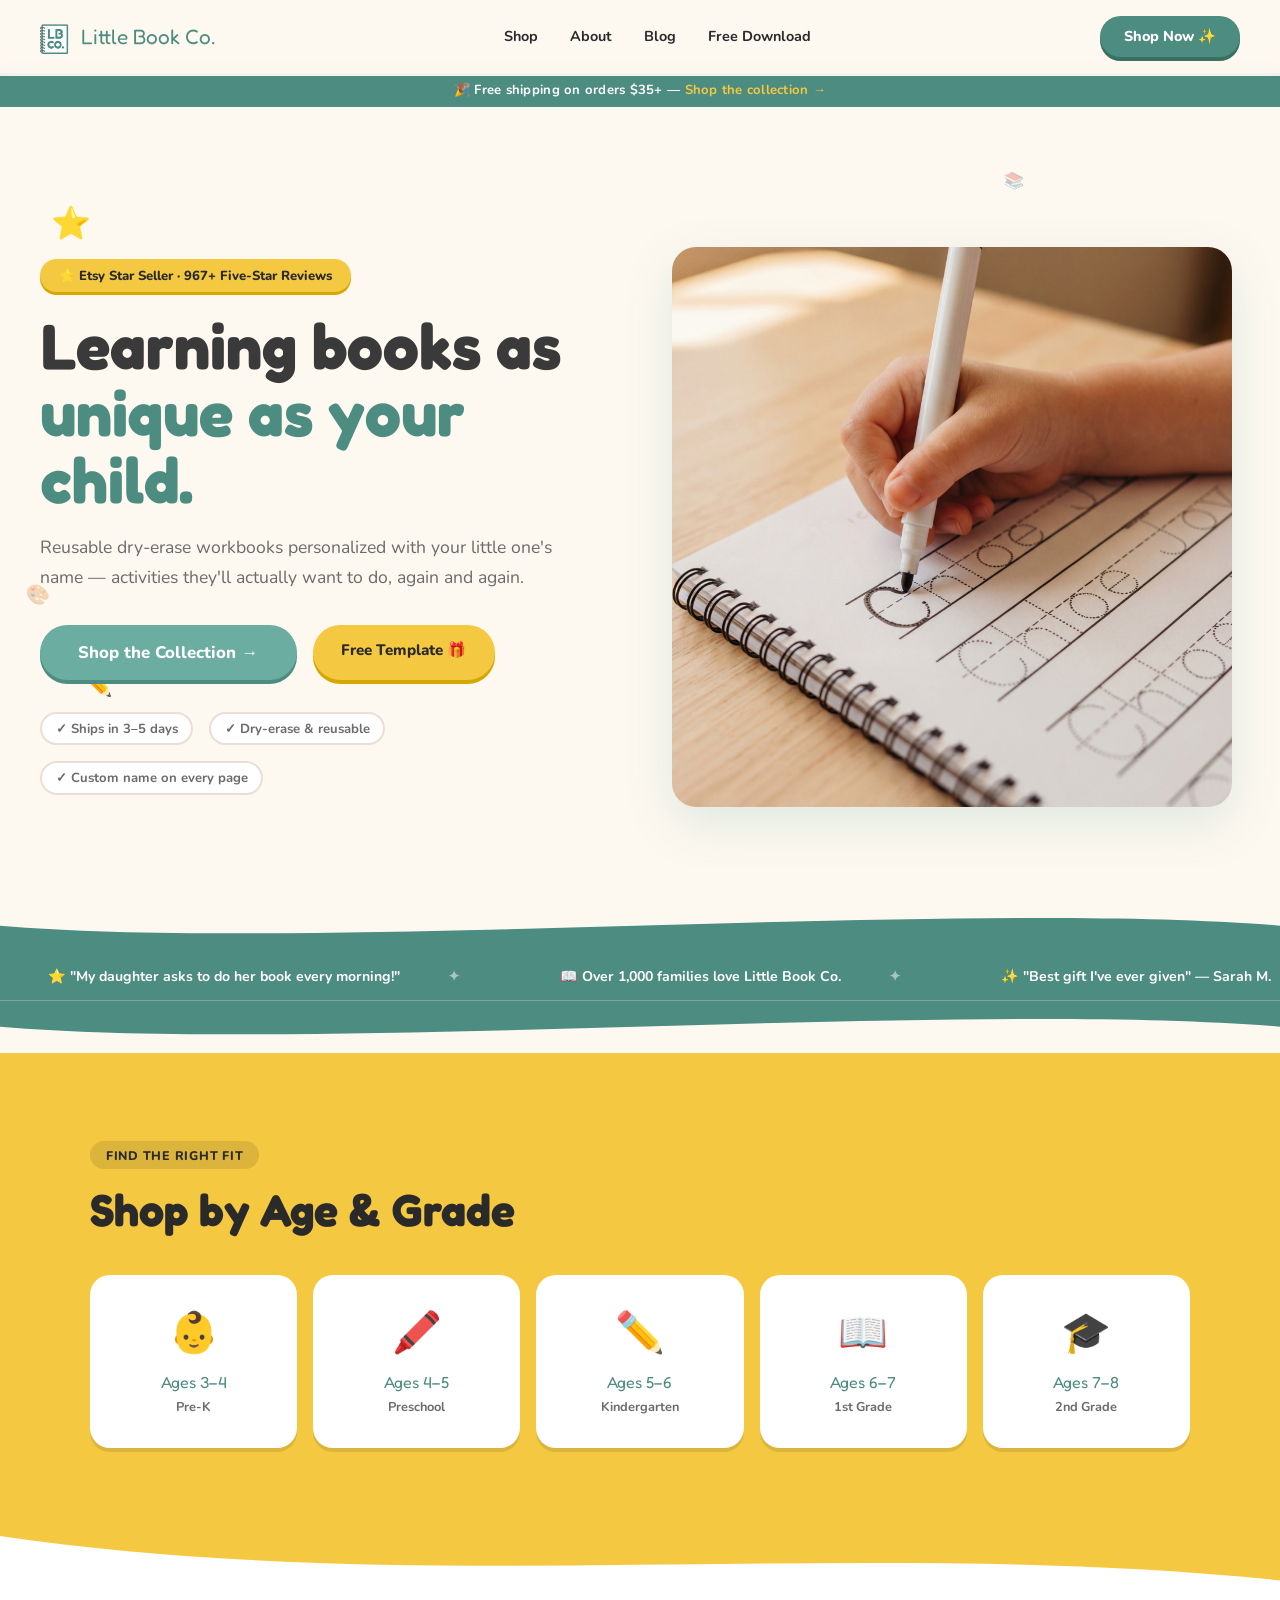
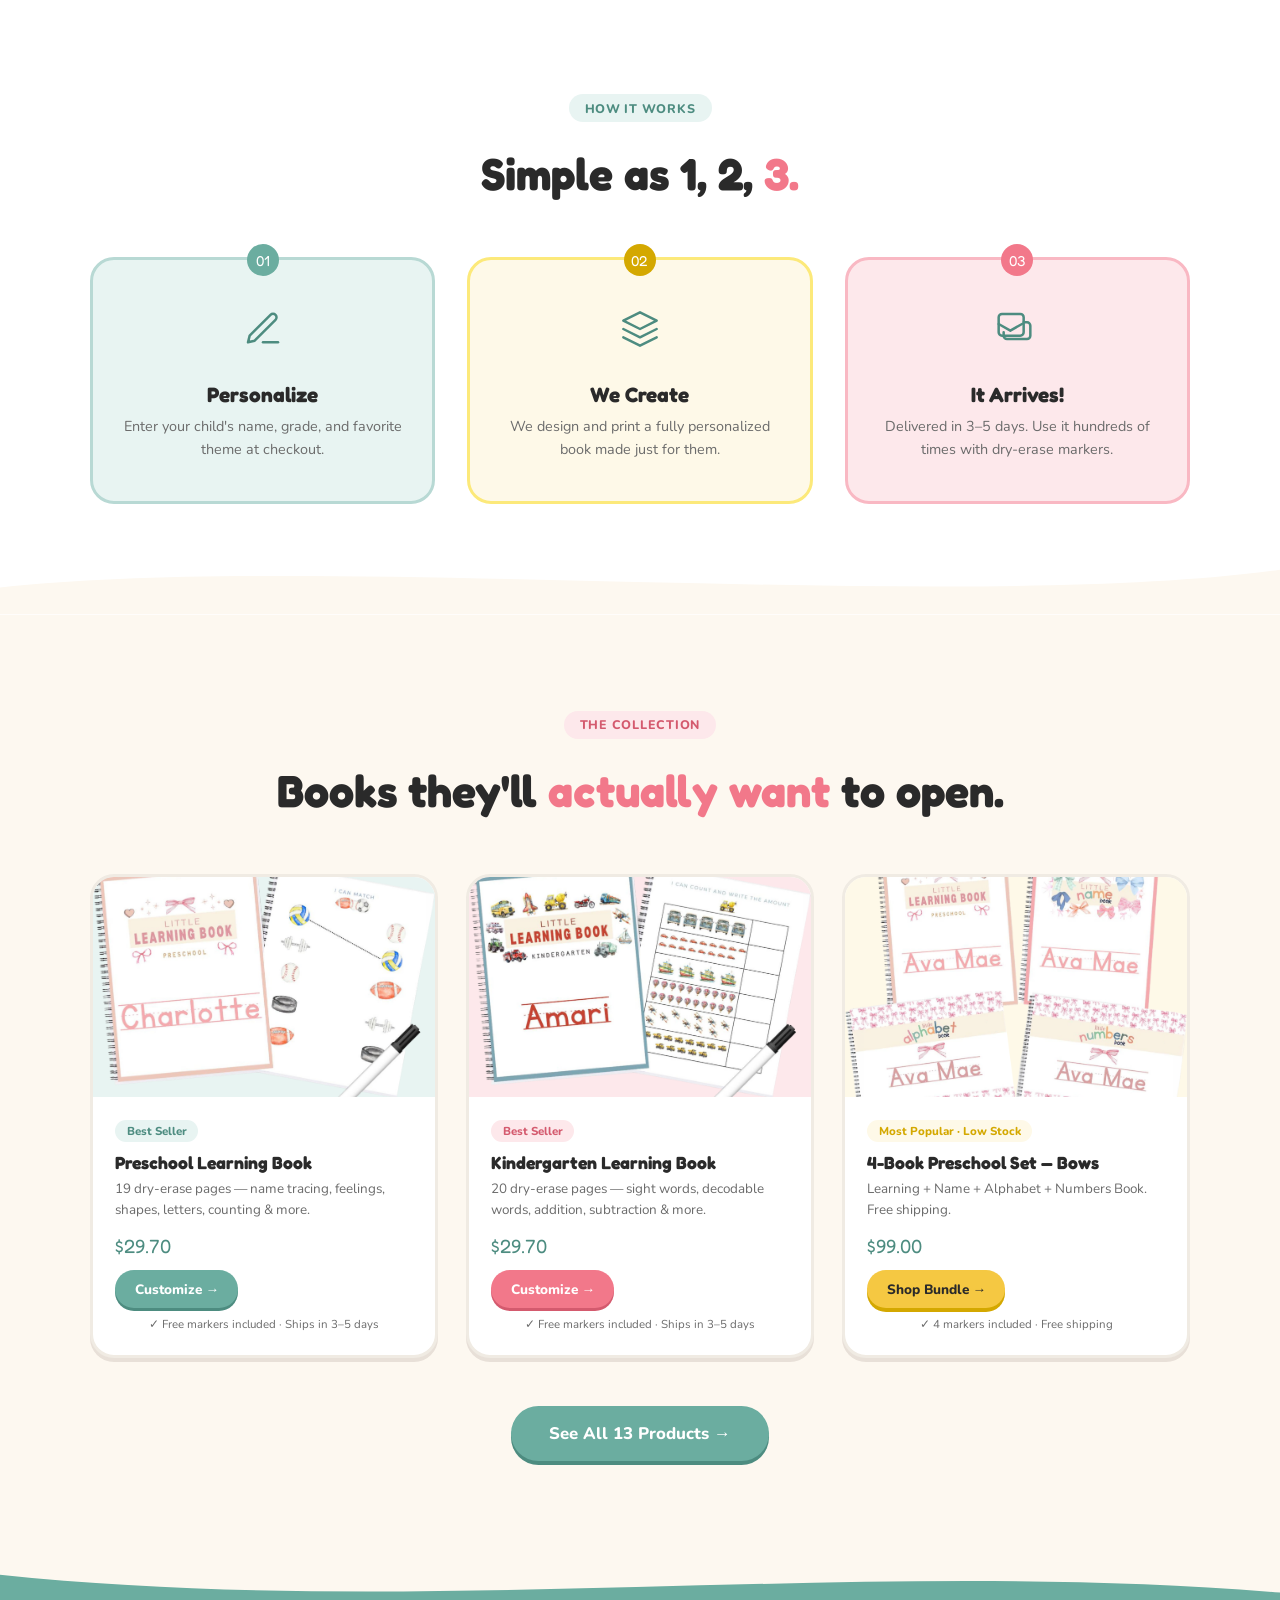
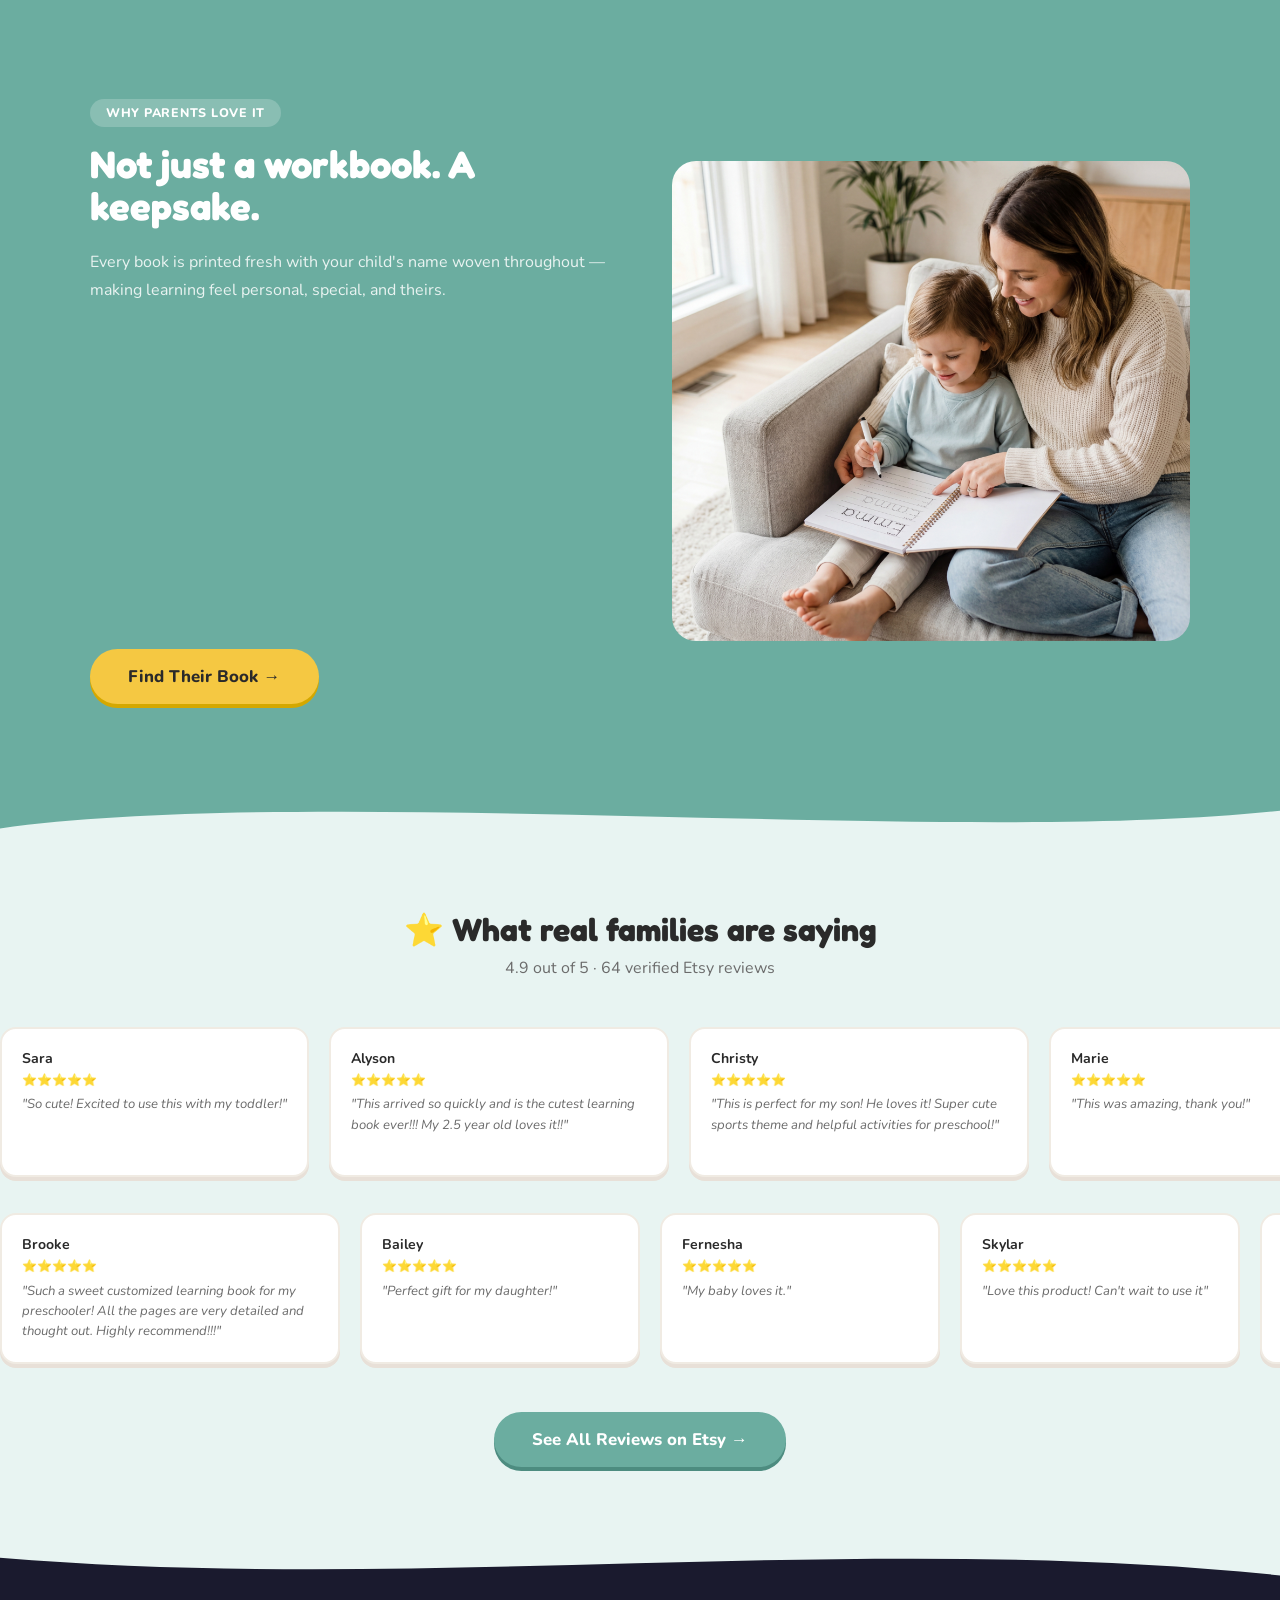
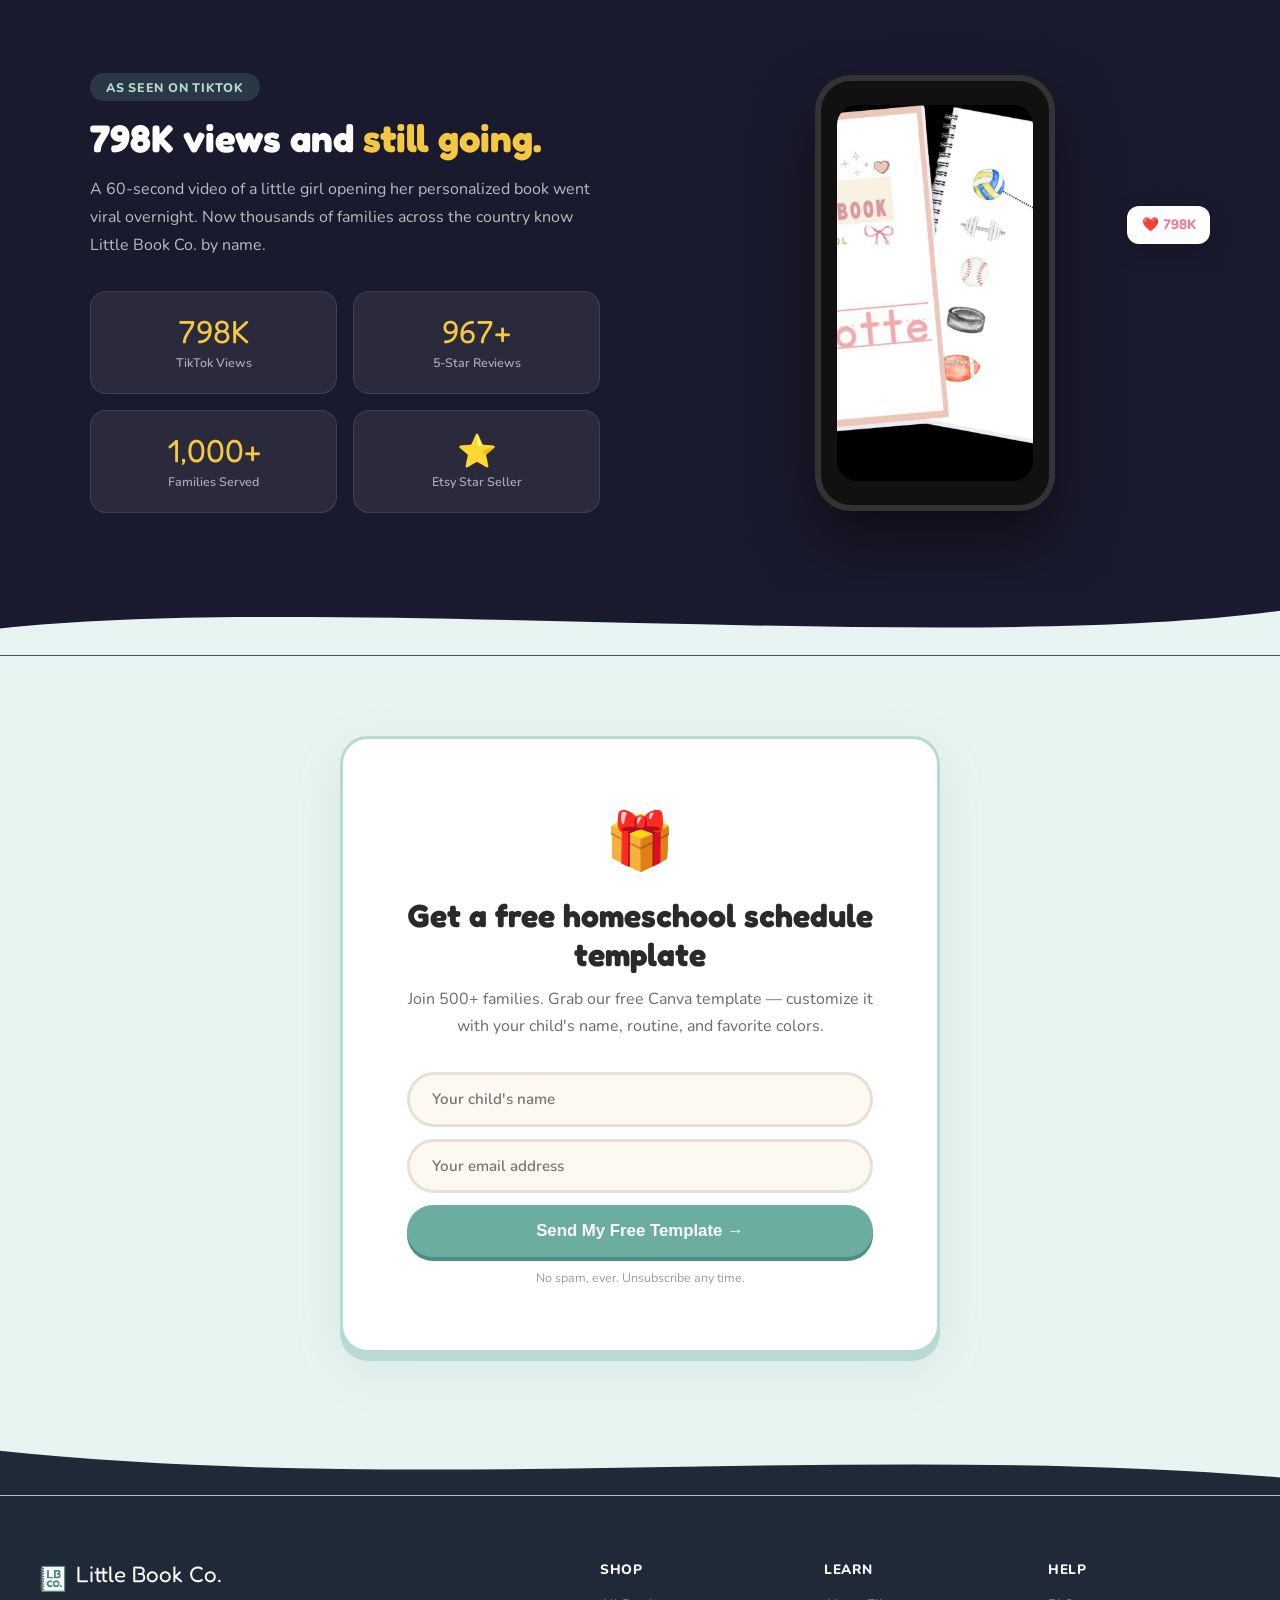
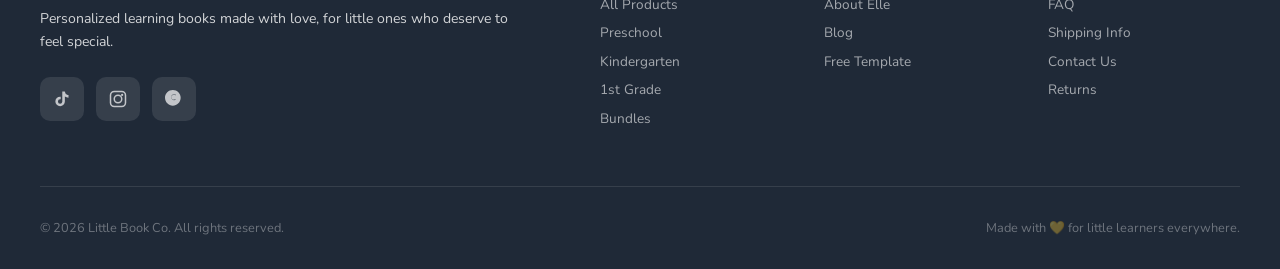
<file: index.html>
<!DOCTYPE html>
<html lang="en">
<head>
<meta charset="UTF-8">
<meta name="viewport" content="width=device-width, initial-scale=1.0">
<title>Little Book Co. | Personalized Dry-Erase Learning Books for Kids</title>
<meta name="description" content="Reusable, personalized preschool workbooks made with love. Dry-erase pages, custom names, and activities kids actually want to do.">
<link rel="icon" type="image/svg+xml" href="data:image/svg+xml,%3Csvg xmlns='http://www.w3.org/2000/svg' viewBox='0 0 32 32'%3E%3Crect width='32' height='32' rx='6' fill='%236BADA0'/%3E%3Cpath d='M8 7h12a2 2 0 0 1 2 2v14a2 2 0 0 1-2 2H8a2 2 0 0 1-2-2V9a2 2 0 0 1 2-2z' fill='white' opacity='.9'/%3E%3Cpath d='M16 13.5c0-1.5 1.5-2.5 3-1.5s1.5 2.5 0 4.5l-3 3-3-3c-1.5-2-1.5-3.5 0-4.5s3 0 3 1.5z' fill='%236BADA0'/%3E%3C/svg%3E">
<meta property="og:image" content="og-image.jpg">
<meta property="og:type" content="website">
<meta name="twitter:card" content="summary_large_image">
<meta name="twitter:image" content="og-image.jpg">
<link rel="preconnect" href="https://fonts.googleapis.com">
<link rel="preconnect" href="https://fonts.gstatic.com" crossorigin>
<link href="https://fonts.googleapis.com/css2?family=Fredoka+One&family=Nunito:ital,wght@0,400;0,600;0,700;0,800;0,900;1,700&family=Playfair+Display:ital,wght@0,700;1,700&display=swap" rel="stylesheet">
<style>
:root {
  --teal: #6BADA0;
  --teal-dark: #4d8c80;
  --teal-light: #b8d9d4;
  --teal-pale: #e8f4f2;
  --cream: #FDF8F0;
  --gold: #F5C842;
  --gold-dark: #d4a800;
  --rose: #F2788A;
  --rose-dark: #d45a6e;
  --rose-light: #fde8eb;
  --lavender: #B89FD8;
  --mint: #7ECFB3;
  --text: #2a2a2a;
  --text-light: #6b6b6b;
  --white: #ffffff;
}

* { margin: 0; padding: 0; box-sizing: border-box; }
html { scroll-behavior: smooth; }
body { font-family: 'Nunito', sans-serif; background: var(--cream); color: var(--text); overflow-x: hidden; }

/* ===== NAV ===== */
.nav {
  position: fixed; top: 0; left: 0; right: 0; z-index: 100;
  display: flex; align-items: center; justify-content: space-between;
  padding: 1rem 2.5rem;
  background: rgba(253,248,240,0.92);
  backdrop-filter: blur(12px);
  border-bottom: 3px solid transparent;
  transition: all 0.3s;
}
.nav.scrolled { border-bottom-color: var(--gold); box-shadow: 0 4px 20px rgba(0,0,0,0.08); }
.nav-logo { display: flex; align-items: center; gap: .6rem; text-decoration: none; }
.nav-logo-icon { font-size: 1.6rem; }
.nav-logo-text { font-family: 'Fredoka One', cursive; font-size: 1.3rem; color: var(--teal-dark); }
.nav-links { display: flex; list-style: none; gap: 2rem; }
.nav-links a { text-decoration: none; color: var(--text); font-size: .9rem; font-weight: 700; transition: color 0.2s; }
.nav-links a:hover { color: var(--teal-dark); }
.nav-cta {
  background: #4d8c80; color: white;
  padding: .65rem 1.5rem; border-radius: 50px;
  text-decoration: none; font-size: .9rem; font-weight: 800;
  transition: all 0.2s; box-shadow: 0 4px 0 #3a7060;
}
.nav-cta:hover { transform: translateY(-2px); box-shadow: 0 6px 0 #3a7060; }
.hamburger { display: none; flex-direction: column; gap: 5px; background: none; border: none; cursor: pointer; padding: 4px; }
.hamburger span { display: block; width: 24px; height: 3px; background: var(--text); border-radius: 3px; transition: all 0.3s; }
.hamburger.open span:nth-child(1) { transform: rotate(45deg) translate(5px, 5px); }
.hamburger.open span:nth-child(2) { opacity: 0; }
.hamburger.open span:nth-child(3) { transform: rotate(-45deg) translate(5px, -5px); }
.mobile-menu {
  display: none; position: fixed; inset: 0; background: var(--cream); z-index: 99;
  flex-direction: column; align-items: center; justify-content: center; gap: 1.5rem;
  transform: translateY(-100%); transition: transform 0.35s cubic-bezier(.4,0,.2,1);
}
.mobile-menu.open { transform: translateY(0); display: flex; }
.mobile-menu a { font-family: 'Fredoka One', cursive; font-size: 1.8rem; text-decoration: none; color: var(--text); }
.mobile-menu a:hover { color: var(--teal-dark); }
.mobile-cta { background: var(--rose) !important; color: white !important; padding: .8rem 2.5rem; border-radius: 50px; font-size: 1.2rem !important; }

/* ===== ANNOUNCEMENT BAR ===== */
.announce-bar {
  background: var(--teal-dark); color: white;
  text-align: center; padding: .5rem 1rem;
  font-size: .82rem; font-weight: 700; letter-spacing: .02em;
  margin-top: 73px;
}
.announce-bar a { color: var(--gold); text-decoration: none; }

/* ===== HERO ===== */
.hero {
  background: var(--cream);
  padding: 3rem 2.5rem 0;
  position: relative; overflow: hidden;
  min-height: 88vh; display: flex; align-items: center;
}
/* Scattered doodle decorations */
.deco { position: absolute; pointer-events: none; z-index: 0; }
.deco-star { font-size: 2rem; animation: spin 8s linear infinite; }
.deco-heart { font-size: 1.5rem; animation: float 4s ease-in-out infinite; }
.deco-pencil { font-size: 1.8rem; animation: float 5s ease-in-out infinite 1s; }
.deco-star2 { font-size: 1.2rem; animation: spin 6s linear infinite reverse; }
@keyframes spin { from { transform: rotate(0deg); } to { transform: rotate(360deg); } }
@keyframes float { 0%,100% { transform: translateY(0) rotate(-5deg); } 50% { transform: translateY(-12px) rotate(5deg); } }

.hero-inner {
  max-width: 1200px; margin: 0 auto; width: 100%;
  display: grid; grid-template-columns: 1fr 1fr; gap: 3rem; align-items: center;
  position: relative; z-index: 1;
}
.hero-badge {
  display: inline-flex; align-items: center; gap: .5rem;
  background: var(--gold); color: var(--text);
  padding: .45rem 1.2rem; border-radius: 50px;
  font-size: .82rem; font-weight: 800;
  margin-bottom: 1.25rem;
  box-shadow: 0 3px 0 var(--gold-dark);
}
.hero-text h1 {
  font-family: 'Fredoka One', cursive;
  font-size: clamp(2.8rem, 5vw, 4.5rem);
  line-height: 1.05; color: #3a3a3a;
  margin-bottom: 1.25rem;
}
.hero-text h1 em { font-style: normal; color: var(--teal-dark); }
.hero-text p {
  font-size: 1.1rem; line-height: 1.7;
  color: var(--text-light); margin-bottom: 2rem; max-width: 520px;
}
.hero-btns { display: flex; gap: 1rem; flex-wrap: wrap; margin-bottom: 2rem; }
.btn-primary {
  display: inline-block;
  background: var(--teal); color: white;
  padding: .9rem 1.8rem; border-radius: 50px;
  text-decoration: none; font-size: .95rem; font-weight: 800;
  transition: all 0.2s; border: none; cursor: pointer;
  box-shadow: 0 4px 0 var(--teal-dark);
}
.btn-primary:hover { transform: translateY(-2px); box-shadow: 0 6px 0 var(--teal-dark); }
.btn-primary.sm { padding: .6rem 1.2rem; font-size: .85rem; box-shadow: 0 3px 0 var(--teal-dark); }
.btn-primary.lg { padding: 1rem 2.4rem; font-size: 1.05rem; }
.btn-primary.yellow { background: var(--gold); color: var(--text); box-shadow: 0 4px 0 var(--gold-dark); }
.btn-primary.yellow:hover { box-shadow: 0 6px 0 var(--gold-dark); }
.btn-ghost {
  display: inline-block;
  background: white; color: var(--teal-dark);
  padding: .9rem 1.8rem; border-radius: 50px;
  text-decoration: none; font-size: .95rem; font-weight: 800;
  border: 3px solid var(--teal-light);
  transition: all 0.2s;
}
.btn-ghost:hover { border-color: var(--teal); background: var(--teal-pale); }

.hero-trust { display: flex; flex-wrap: wrap; gap: 1rem; }
.trust-item {
  display: flex; align-items: center; gap: .4rem;
  font-size: .82rem; font-weight: 700; color: var(--text-light);
  background: white; padding: .35rem .85rem; border-radius: 50px;
  border: 2px solid #e8e0d8;
}

/* Hero visual */
.hero-visual { position: relative; display: flex; justify-content: center; align-items: flex-end; }
.hero-product-card {
  background: white; border-radius: 24px;
  box-shadow: 0 16px 48px rgba(107,173,160,0.2), 0 6px 0 var(--teal-light);
  overflow: hidden; width: 100%; max-width: 340px;
  animation: float 4s ease-in-out infinite;
}
.product-card-img {
  background: var(--teal-pale); padding: 2.5rem;
  display: flex; align-items: center; justify-content: center; min-height: 240px;
}
.book-cover {
  width: 140px; height: 180px;
  background: var(--teal);
  border-radius: 4px 16px 16px 4px;
  box-shadow: -8px 8px 0 rgba(0,0,0,0.15), inset -3px 0 6px rgba(0,0,0,0.1);
  display: flex; flex-direction: column;
  align-items: center; justify-content: center;
  padding: 1rem; text-align: center; color: white;
}
.book-label { font-size: .65rem; font-weight: 700; letter-spacing: .1em; text-transform: uppercase; opacity: .9; }
.book-label.bold { font-family: 'Fredoka One', cursive; font-size: .85rem; background: rgba(255,255,255,0.2); padding: .15rem .5rem; border-radius: 6px; margin: .15rem 0; letter-spacing: 0; }
.book-label.sm { font-size: .6rem; opacity: .7; }
.book-name-line { font-family: 'Playfair Display', serif; font-style: italic; font-size: .85rem; margin: .5rem 0; }
.book-icons { font-size: .8rem; letter-spacing: .1em; }
.product-card-info { padding: 1.25rem 1.5rem; }
.product-card-name { font-weight: 800; font-size: .95rem; margin-bottom: .25rem; }
.product-card-price { font-family: 'Fredoka One', cursive; font-size: 1.3rem; color: var(--teal-dark); margin-bottom: .75rem; }
.product-card-btn {
  display: block; background: var(--teal); color: white;
  padding: .65rem 1rem; border-radius: 50px; text-decoration: none;
  font-size: .85rem; font-weight: 800; text-align: center;
  box-shadow: 0 3px 0 var(--teal-dark); transition: all .2s;
}
.product-card-btn:hover { transform: translateY(-2px); box-shadow: 0 5px 0 var(--teal-dark); }
.hero-floating-badge {
  position: absolute;
  background: white; border-radius: 50px;
  padding: .45rem 1rem; font-size: .8rem; font-weight: 800;
  box-shadow: 0 4px 16px rgba(0,0,0,0.12);
  white-space: nowrap; border: 2px solid var(--gold);
}
.badge-top { top: -10px; right: -20px; }
.badge-bottom { bottom: 60px; left: -40px; }

/* ===== WAVE DIVIDER ===== */
.wave-divider { display: block; width: 100%; overflow: hidden; line-height: 0; margin: 0; padding: 0; }
.wave-divider svg { display: block; width: 100%; height: auto; }
.wave-divider + section, .wave-divider + .wave-divider, section + .wave-divider { margin-top: 0; }
section { margin: 0; }

/* ===== TICKER ===== */
.ticker-wrap { background: var(--teal-dark); overflow: hidden; padding: .8rem 0; white-space: nowrap; }
.ticker { display: inline-block; animation: ticker 30s linear infinite; }
.ticker span { display: inline-block; color: white; font-size: .88rem; font-weight: 700; padding: 0 3rem; }
.ticker span::after { content: "✦"; margin-left: 3rem; opacity: .5; }
@keyframes ticker { from { transform: translateX(0); } to { transform: translateX(-50%); } }

/* ===== SHOP BY AGE ===== */
.shop-by-age { background: var(--gold); padding: 5.5rem 2.5rem; position: relative; }
.shop-by-age-inner { max-width: 1100px; margin: 0 auto; }
.section-eyebrow {
  display: inline-block; background: rgba(0,0,0,0.1); color: var(--text);
  padding: .35rem 1rem; border-radius: 50px;
  font-size: .78rem; font-weight: 800; letter-spacing: .06em; text-transform: uppercase;
  margin-bottom: 1rem;
}
.shop-by-age h2 {
  font-family: 'Fredoka One', cursive;
  font-size: clamp(2rem, 3.5vw, 3rem); color: var(--text);
  margin-bottom: 2.5rem; line-height: 1.1;
}
.age-tiles { display: grid; grid-template-columns: repeat(5, 1fr); gap: 1rem; }
.age-tile {
  background: white; border-radius: 20px;
  padding: 1.75rem 1rem; text-align: center;
  text-decoration: none; color: var(--text);
  transition: all 0.2s;
  box-shadow: 0 4px 0 rgba(0,0,0,0.1);
  border: 3px solid transparent;
}
.age-tile:hover { transform: translateY(-4px); box-shadow: 0 8px 0 rgba(0,0,0,0.1); border-color: var(--teal); }
.age-tile-emoji { font-size: 2.5rem; display: block; margin-bottom: .75rem; }
.age-tile-age { font-family: 'Fredoka One', cursive; font-size: 1rem; color: var(--teal-dark); display: block; margin-bottom: .2rem; }
.age-tile-label { font-size: .8rem; font-weight: 700; color: var(--text-light); }

/* ===== HOW IT WORKS ===== */
.how { background: white; padding: 6rem 2.5rem 3rem; position: relative; }
.how-inner { max-width: 1100px; margin: 0 auto; }
.section-header { text-align: center; margin-bottom: 3.5rem; }
.section-header h2 {
  font-family: 'Fredoka One', cursive;
  font-size: clamp(2rem, 3.5vw, 2.8rem); color: var(--text);
}
.section-header h2 em { font-style: normal; color: var(--rose); }
.steps-grid { display: grid; grid-template-columns: repeat(3, 1fr); gap: 2rem; }
.step-card {
  text-align: center; padding: 2.5rem 1.75rem;
  border-radius: 24px; position: relative;
  border: 3px solid transparent;
  transition: all 0.3s;
}
.step-card:nth-child(1) { background: var(--teal-pale); border-color: var(--teal-light); }
.step-card:nth-child(2) { background: #fef9e8; border-color: #fce97a; }
.step-card:nth-child(3) { background: var(--rose-light); border-color: #f9b8c3; }
.step-card:hover { transform: translateY(-6px); }
.step-num {
  position: absolute; top: -16px; left: 50%; transform: translateX(-50%);
  width: 32px; height: 32px; border-radius: 50%;
  font-family: 'Fredoka One', cursive; font-size: .9rem; color: white;
  display: flex; align-items: center; justify-content: center;
}
.step-card:nth-child(1) .step-num { background: var(--teal); }
.step-card:nth-child(2) .step-num { background: var(--gold-dark); }
.step-card:nth-child(3) .step-num { background: var(--rose); }
.step-icon { font-size: 3rem; margin-bottom: 1rem; display: block; }
.step-card h3 { font-family: 'Fredoka One', cursive; font-size: 1.3rem; margin-bottom: .5rem; }
.step-card p { font-size: .9rem; color: var(--text-light); line-height: 1.6; }

/* ===== PRODUCTS ===== */
.products-section { background: var(--cream); padding: 6rem 2.5rem; }
.products-inner { max-width: 1100px; margin: 0 auto; }
.products-grid { display: grid; grid-template-columns: repeat(3, 1fr); gap: 1.75rem; margin-bottom: 3rem; }
.product-card {
  background: white; border-radius: 24px; overflow: hidden;
  box-shadow: 0 4px 0 #e8e0d8;
  border: 3px solid #f0ebe3;
  transition: all 0.3s; cursor: pointer;
}
.product-card:hover { transform: translateY(-6px); box-shadow: 0 10px 0 #e8e0d8; border-color: var(--teal-light); }
.pc-img {
  height: 220px; display: flex; align-items: center; justify-content: center;
  position: relative; overflow: hidden;
}
.pc-book {
  width: 95px; height: 125px; border-radius: 4px 12px 12px 4px;
  box-shadow: -6px 6px 0 rgba(0,0,0,0.12);
  display: flex; align-items: center; justify-content: center;
  transition: transform 0.3s;
}
.product-card:hover .pc-book { transform: rotate(-4deg) scale(1.05); }
.pc-book-inner { text-align: center; color: white; font-size: .72rem; font-weight: 700; line-height: 1.7; }
.pc-name { display: block; font-family: 'Playfair Display', serif; font-style: italic; font-size: .88rem; }
.pc-body { padding: 1.4rem; }
.pc-tag {
  display: inline-block; padding: .2rem .7rem; border-radius: 50px;
  font-size: .72rem; font-weight: 800; margin-bottom: .6rem;
}
.pc-tag.teal { background: var(--teal-pale); color: var(--teal-dark); }
.pc-tag.rose { background: var(--rose-light); color: var(--rose-dark); }
.pc-tag.gold { background: #fef9e8; color: var(--gold-dark); }
.pc-body h3 { font-family: 'Fredoka One', cursive; font-size: 1.1rem; margin-bottom: .4rem; }
.pc-body p { font-size: .84rem; color: var(--text-light); line-height: 1.5; margin-bottom: .9rem; }
.pc-price { font-family: 'Fredoka One', cursive; font-size: 1.2rem; color: var(--teal-dark); margin-bottom: .75rem; }
.products-cta { text-align: center; margin-top: 2.5rem; }

/* ===== COLOR BLOCK SECTION ===== */
.color-block { padding: 5rem 2.5rem; position: relative; }
.color-block.teal-bg { background: var(--teal); }
.color-block.rose-bg { background: var(--rose-light); }
.color-block-inner { max-width: 1100px; margin: 0 auto; display: grid; grid-template-columns: 1fr 1fr; gap: 4rem; align-items: center; }
.color-block.teal-bg h2 { color: white; }
.color-block.teal-bg p { color: rgba(255,255,255,0.85); }
.color-block.teal-bg .section-eyebrow { background: rgba(255,255,255,0.2); color: white; }
.color-block h2 { font-family: 'Fredoka One', cursive; font-size: clamp(2rem,3vw,2.8rem); line-height: 1.1; margin-bottom: 1.25rem; }
.color-block p { font-size: 1rem; line-height: 1.75; margin-bottom: 2rem; }

/* WHY LIST */
.why-list { display: flex; flex-direction: column; gap: 1.25rem; }
.why-item {
  display: flex; gap: 1rem; align-items: flex-start;
  background: rgba(255,255,255,0.15); border-radius: 16px; padding: 1rem 1.25rem;
}
.why-icon-wrap {
  width: 44px; height: 44px; border-radius: 12px;
  background: rgba(255,255,255,0.25);
  display: flex; align-items: center; justify-content: center;
  font-size: 1.3rem; flex-shrink: 0;
}
.why-item strong { display: block; font-size: .95rem; font-weight: 800; color: white; margin-bottom: .2rem; }
.why-item p { font-size: .85rem; color: rgba(255,255,255,0.8); line-height: 1.5; margin: 0; }

/* REVIEW STACK */
.review-stack { display: flex; flex-direction: column; gap: 1rem; }
.review-card {
  background: white; border-radius: 20px;
  padding: 1.5rem; box-shadow: 0 4px 0 rgba(0,0,0,0.06);
  border: 2px solid rgba(0,0,0,0.06);
}
.review-stars { font-size: .9rem; margin-bottom: .6rem; }
.review-card p { font-size: .88rem; line-height: 1.6; font-style: italic; margin-bottom: .6rem; color: var(--text); }
.review-author { font-size: .78rem; font-weight: 700; color: var(--text-light); }

/* ===== VIRAL SECTION ===== */
.viral-section { background: #1a1a2e; padding: 5rem 2.5rem; position: relative; overflow: hidden; }
.viral-inner { max-width: 1100px; margin: 0 auto; display: grid; grid-template-columns: 1fr 1fr; gap: 5rem; align-items: center; position: relative; z-index: 1; }
.viral-text .section-eyebrow { background: rgba(107,173,160,0.2); color: var(--teal-light); }
.viral-text h2 { font-family: 'Fredoka One', cursive; font-size: clamp(2rem,3vw,3rem); color: white; margin-bottom: 1rem; line-height: 1.1; }
.viral-text h2 em { font-style: normal; color: var(--gold); }
.viral-text p { color: rgba(255,255,255,0.7); line-height: 1.75; margin-bottom: 2rem; }
.viral-stats { display: grid; grid-template-columns: 1fr 1fr; gap: 1rem; }
.viral-stat { background: rgba(255,255,255,0.07); border-radius: 16px; padding: 1.25rem; text-align: center; border: 1px solid rgba(255,255,255,0.1); }
.viral-stat-num { font-family: 'Fredoka One', cursive; font-size: 2rem; color: var(--gold); display: block; }
.viral-stat-label { font-size: .78rem; color: rgba(255,255,255,0.6); font-weight: 600; }
.phone-mockup {
  background: #111; border-radius: 36px;
  border: 6px solid #333;
  padding: 1.5rem 1rem;
  max-width: 240px; margin: 0 auto;
  box-shadow: 0 30px 60px rgba(0,0,0,0.5);
}
.phone-screen {
  background: var(--teal-pale); border-radius: 20px;
  aspect-ratio: 1206/2315; display: flex; flex-direction: column;
  align-items: center; justify-content: center; gap: 1rem;
  padding: 1.5rem;
}
.phone-screen-icon { font-size: 4rem; }
.phone-screen-text { text-align: center; }
.phone-screen-text strong { display: block; font-family: 'Fredoka One', cursive; font-size: 1.1rem; color: var(--teal-dark); }
.phone-screen-text span { font-size: .8rem; color: var(--text-light); }
.like-badge {
  position: absolute; top: 30%; right: -20px;
  background: white; border-radius: 12px;
  padding: .6rem .9rem; box-shadow: 0 8px 24px rgba(0,0,0,0.2);
  font-weight: 800; font-size: .85rem; color: var(--rose);
  display: flex; align-items: center; gap: .4rem;
}

/* ===== EMAIL CAPTURE ===== */
.email-section { background: var(--teal-pale); padding: 5rem 2.5rem; }
.email-card {
  background: white; border-radius: 28px;
  padding: 4rem; text-align: center; max-width: 600px; margin: 0 auto;
  box-shadow: 0 8px 0 var(--teal-light), 0 16px 48px rgba(107,173,160,0.15);
  border: 3px solid var(--teal-light);
}
.email-card-deco { font-size: 3.5rem; margin-bottom: 1rem; }
.email-card h2 { font-family: 'Fredoka One', cursive; font-size: 2rem; margin-bottom: .75rem; }
.email-card p { color: var(--text-light); line-height: 1.7; margin-bottom: 2rem; }
.email-form { display: flex; flex-direction: column; gap: .75rem; }
.email-input {
  width: 100%; padding: .9rem 1.4rem;
  border: 3px solid #e8e0d8; border-radius: 50px;
  font-family: 'Nunito', sans-serif; font-size: .95rem; font-weight: 600;
  outline: none; transition: border-color .2s; color: var(--text);
  background: var(--cream);
}
.email-input:focus { border-color: var(--teal); }
.email-fine { font-size: .78rem; color: #9b9b9b; margin-top: .75rem; }

/* ===== FOOTER ===== */
.footer { background: #1f2937; color: rgba(255,255,255,0.8); padding: 4rem 2.5rem 2rem; }
.footer-wave { background: #1f2937; display: block; }
.footer-inner {
  max-width: 1200px; margin: 0 auto;
  display: grid; grid-template-columns: 1.5fr 2fr; gap: 5rem;
  padding-bottom: 3rem; border-bottom: 1px solid rgba(255,255,255,0.1); margin-bottom: 2rem;
}
.footer-logo { font-family: 'Fredoka One', cursive; font-size: 1.4rem; color: white; margin-bottom: 1rem; }
.footer-brand p { font-size: .88rem; line-height: 1.6; margin-bottom: 1.5rem; }
.footer-social { display: flex; gap: .75rem; }
.footer-social a {
  width: 44px; height: 44px; border-radius: 10px;
  background: rgba(255,255,255,0.1);
  display: flex; align-items: center; justify-content: center;
  color: rgba(255,255,255,0.7); text-decoration: none;
  transition: all .2s;
}
.footer-social a:hover { background: rgba(255,255,255,0.25); color: white; }
.footer-links-col { display: grid; grid-template-columns: repeat(3, 1fr); gap: 2rem; }
.footer-col h4 { color: white; font-size: .85rem; font-weight: 800; margin-bottom: 1rem; letter-spacing: .05em; text-transform: uppercase; }
.footer-col a { display: block; color: rgba(255,255,255,0.6); text-decoration: none; font-size: .85rem; margin-bottom: .6rem; transition: color .2s; }
.footer-col a:hover { color: var(--teal-light); }
.footer-bottom { max-width: 1200px; margin: 0 auto; display: flex; justify-content: space-between; flex-wrap: wrap; gap: .5rem; font-size: .8rem; color: rgba(255,255,255,0.35); }

/* ===== REVEAL ===== */
.reveal { opacity: 0; transform: translateY(24px); transition: all 0.55s ease; }
.reveal.visible { opacity: 1; transform: translateY(0); }

/* ===== RESPONSIVE ===== */
@media (max-width: 960px) {
  .nav-links { display: none; }
  .hamburger { display: flex; }
  .nav-cta { display: none; }
  .hero-inner { grid-template-columns: 1fr; text-align: center; gap: 2.5rem; }
  .hero-text p { margin: 0 auto 2rem; }
  .hero-btns { justify-content: center; }
  .hero-trust { justify-content: center; }
  .age-tiles { grid-template-columns: repeat(3, 1fr); }
  .steps-grid { grid-template-columns: 1fr; }
  .products-grid { grid-template-columns: repeat(2, 1fr); }
  .color-block-inner { grid-template-columns: 1fr; gap: 2.5rem; }
  .viral-inner { grid-template-columns: 1fr; }
  .footer-inner { grid-template-columns: 1fr; gap: 2.5rem; }
}
@media (max-width: 960px) {
  #reviewsGrid { grid-template-columns: repeat(2, 1fr) !important; }
}
@media (max-width: 600px) {
  .hero-visual { display: none; }
  .hero-inner { gap: 1.5rem; }
  .age-tiles { grid-template-columns: repeat(2, 1fr); }
  .age-tile { padding: 1.5rem 1rem; }
  .age-tile-emoji { font-size: 2.8rem; }
  .age-tile-label { font-size: .85rem; }
  .products-grid { grid-template-columns: 1fr; }
  .footer-links-col { grid-template-columns: 1fr 1fr; }
  .email-card { padding: 2rem 1.5rem; }
  .nav { padding: 1rem 1.25rem; }
  .viral-stats { grid-template-columns: 1fr 1fr; }
  #reviewsGrid { grid-template-columns: 1fr !important; }
  .ticker { animation-duration: 20s; }
  .marquee-row.scroll-left, .marquee-row.scroll-right { animation-duration: 50s; }
}
</style>
</head>
<body>

<nav class="nav" id="nav">
  <a href="index.html" class="nav-logo">
    <img src="Logo-small.png" alt="Little Book Co." class="nav-logo-img" style="height:36px;width:auto;">
    <span class="nav-logo-text">Little Book Co.</span>
  </a>
  <ul class="nav-links">
    <li><a href="shop.html">Shop</a></li>
    <li><a href="about.html">About</a></li>
    <li><a href="blog.html">Blog</a></li>
    <li><a href="freebie.html">Free Download</a></li>
  </ul>
  <a href="shop.html" class="nav-cta">Shop Now ✨</a>
  <button class="hamburger" id="hamburger" aria-label="Menu"><span></span><span></span><span></span></button>
</nav>

<div class="mobile-menu" id="mobileMenu">
  <a href="shop.html">Shop</a>
  <a href="about.html">About</a>
  <a href="blog.html">Blog</a>
  <a href="freebie.html">Free Download</a>
  <a href="shop.html" class="mobile-cta">Shop Now ✨</a>
</div>

<div class="announce-bar">
  🎉 Free shipping on orders $35+ — <a href="shop.html">Shop the collection →</a>
</div>

<!-- HERO -->
<section class="hero">
  <!-- Scattered decorations -->
  <div class="deco deco-star" style="top:12%;left:4%;">⭐</div>
  <div class="deco deco-heart" style="top:20%;right:6%;">💛</div>
  <div class="deco deco-pencil" style="bottom:25%;left:6%;">✏️</div>
  <div class="deco deco-star2" style="bottom:30%;right:8%;">🌟</div>
  <div class="deco" style="top:60%;left:2%;font-size:1.2rem;opacity:.4;">🎨</div>
  <div class="deco" style="top:8%;right:20%;font-size:1rem;opacity:.3;">📚</div>

  <div class="hero-inner">
    <div class="hero-text">
      <div class="hero-badge">⭐ Etsy Star Seller · 967+ Five-Star Reviews</div>
      <h1>Learning books&nbsp;as<br><em>unique as your child.</em></h1>
      <p>Reusable dry-erase workbooks personalized with your little one's name — activities they'll actually want to do, again and again.</p>
      <div class="hero-btns">
        <a href="shop.html" class="btn-primary lg">Shop the Collection →</a>
        <a href="freebie.html" class="btn-primary yellow">Free Template 🎁</a>
      </div>
      <div class="hero-trust">
        <div class="trust-item">✓ Ships in 3–5 days</div>
        <div class="trust-item">✓ Dry-erase & reusable</div>
        <div class="trust-item">✓ Custom name on every page</div>
      </div>
    </div>
    <div class="hero-visual">
      <img src="Images/lifestyle-tracing.jpg" alt="Child tracing name in personalized dry-erase workbook" style="border-radius:24px;box-shadow:0 16px 48px rgba(107,173,160,0.2);max-width:560px;width:100%;object-fit:contain;">
    </div>
  </div>
</section>

<!-- WAVE DOWN -->
<div class="wave-divider">
  <svg viewBox="0 0 1440 60" xmlns="http://www.w3.org/2000/svg" preserveAspectRatio="none">
    <path d="M0,30 C360,60 1080,0 1440,30 L1440,60 L0,60 Z" fill="#4d8c80"/>
  </svg>
</div>

<!-- TICKER -->
<div class="ticker-wrap">
  <div class="ticker">
    <span>⭐ "My daughter asks to do her book every morning!"</span>
    <span>📖 Over 1,000 families love Little Book Co.</span>
    <span>✨ "Best gift I've ever given" — Sarah M.</span>
    <span>🎉 798K TikTok views and counting</span>
    <span>💛 "She recognized her name in print for the first time!" — Jessica T.</span>
    <span>🌟 Etsy Star Seller — top-rated shop</span>
    <span>⭐ "My daughter asks to do her book every morning!"</span>
    <span>📖 Over 1,000 families love Little Book Co.</span>
    <span>✨ "Best gift I've ever given" — Sarah M.</span>
    <span>🎉 798K TikTok views and counting</span>
    <span>💛 "She recognized her name in print for the first time!" — Jessica T.</span>
    <span>🌟 Etsy Star Seller — top-rated shop</span>
  </div>
</div>

<!-- WAVE UP -->
<div class="wave-divider" style="transform:rotate(180deg);">
  <svg viewBox="0 0 1440 60" xmlns="http://www.w3.org/2000/svg" preserveAspectRatio="none">
    <path d="M0,30 C360,60 1080,0 1440,30 L1440,60 L0,60 Z" fill="#4d8c80"/>
  </svg>
</div>

<!-- SHOP BY AGE -->
<div class="shop-by-age">
  <div class="shop-by-age-inner">
    <div class="section-eyebrow">Find the Right Fit</div>
    <h2>Shop by Age & Grade</h2>
    <div class="age-tiles">
      <a href="shop.html" class="age-tile reveal">
        <span class="age-tile-emoji">👶</span>
        <span class="age-tile-age">Ages 3–4</span>
        <span class="age-tile-label">Pre-K</span>
      </a>
      <a href="shop.html" class="age-tile reveal">
        <span class="age-tile-emoji">🖍️</span>
        <span class="age-tile-age">Ages 4–5</span>
        <span class="age-tile-label">Preschool</span>
      </a>
      <a href="shop.html" class="age-tile reveal">
        <span class="age-tile-emoji">✏️</span>
        <span class="age-tile-age">Ages 5–6</span>
        <span class="age-tile-label">Kindergarten</span>
      </a>
      <a href="shop.html" class="age-tile reveal">
        <span class="age-tile-emoji">📖</span>
        <span class="age-tile-age">Ages 6–7</span>
        <span class="age-tile-label">1st Grade</span>
      </a>
      <a href="shop.html" class="age-tile reveal">
        <span class="age-tile-emoji">🎓</span>
        <span class="age-tile-age">Ages 7–8</span>
        <span class="age-tile-label">2nd Grade</span>
      </a>
    </div>
  </div>
</div>

<!-- WAVE -->
<div class="wave-divider" style="background:var(--gold);">
  <svg viewBox="0 0 1440 70" xmlns="http://www.w3.org/2000/svg" preserveAspectRatio="none">
    <path d="M0,0 C480,70 960,0 1440,50 L1440,70 L0,70 Z" fill="white"/>
  </svg>
</div>

<!-- HOW IT WORKS -->
<section class="how">
  <div class="how-inner">
    <div class="section-header">
      <div class="section-eyebrow" style="background:var(--teal-pale);color:var(--teal-dark);">How It Works</div>
      <h2 style="margin-top:.5rem;">Simple as 1, 2, <em>3.</em></h2>
    </div>
    <div class="steps-grid">
      <div class="step-card reveal">
        <div class="step-num">01</div>
        <span class="step-icon"><svg width="40" height="40" viewBox="0 0 24 24" fill="none" stroke="var(--teal-dark)" stroke-width="1.5" stroke-linecap="round" stroke-linejoin="round"><path d="M12 20h9"/><path d="M16.5 3.5a2.121 2.121 0 0 1 3 3L7 19l-4 1 1-4L16.5 3.5z"/></svg></span>
        <h3>Personalize</h3>
        <p>Enter your child's name, grade, and favorite theme at checkout.</p>
      </div>
      <div class="step-card reveal">
        <div class="step-num">02</div>
        <span class="step-icon"><svg width="40" height="40" viewBox="0 0 24 24" fill="none" stroke="var(--teal-dark)" stroke-width="1.5" stroke-linecap="round" stroke-linejoin="round"><path d="M12 2L2 7l10 5 10-5-10-5z"/><path d="M2 17l10 5 10-5"/><path d="M2 12l10 5 10-5"/></svg></span>
        <h3>We Create</h3>
        <p>We design and print a fully personalized book made just for them.</p>
      </div>
      <div class="step-card reveal">
        <div class="step-num">03</div>
        <span class="step-icon"><svg width="40" height="40" viewBox="0 0 24 24" fill="none" stroke="var(--teal-dark)" stroke-width="1.5" stroke-linecap="round" stroke-linejoin="round"><rect x="1" y="3" width="15" height="13" rx="2"/><path d="M16 8h2a2 2 0 0 1 2 2v6a2 2 0 0 1-2 2H6a2 2 0 0 1-2-2v-2"/><path d="M1 9l7 4 7-4"/></svg></span>
        <h3>It Arrives!</h3>
        <p>Delivered in 3–5 days. Use it hundreds of times with dry-erase markers.</p>
      </div>
    </div>
  </div>
</section>

<!-- WAVE -->
<div class="wave-divider" style="background:white;">
  <svg viewBox="0 0 1440 70" xmlns="http://www.w3.org/2000/svg" preserveAspectRatio="none">
    <path d="M0,40 C360,0 1080,70 1440,20 L1440,70 L0,70 Z" fill="var(--cream)"/>
  </svg>
</div>

<!-- FEATURED PRODUCTS -->
<section class="products-section">
  <div class="products-inner">
    <div class="section-header">
      <div class="section-eyebrow" style="background:var(--rose-light);color:var(--rose-dark);">The Collection</div>
      <h2 style="margin-top:.5rem;">Books they'll <em style="color:var(--rose);">actually want</em> to open.</h2>
    </div>
    <div class="products-grid">
      <div class="product-card reveal">
        <div class="pc-img" style="background:var(--teal-pale);">
          <img src="Images/product-preschool-learning/product-preschool-learning-1.png" alt="Personalized preschool dry-erase learning book with name tracing and activities" style="width:100%;height:100%;object-fit:cover;border-radius:16px 16px 0 0;">
        </div>
        <div class="pc-body">
          <div class="pc-tag teal">Best Seller</div>
          <h3>Preschool Learning Book</h3>
          <p>19 dry-erase pages — name tracing, feelings, shapes, letters, counting & more.</p>
          <div class="pc-price">$29.70</div>
          <a href="shop.html" class="btn-primary sm">Customize →</a>
          <div style="font-size:.72rem;color:var(--text-light);margin-top:.5rem;text-align:center;">✓ Free markers included · Ships in 3–5 days</div>
        </div>
      </div>
      <div class="product-card reveal">
        <div class="pc-img" style="background:var(--rose-light);">
          <img src="Images/product-kindergarten/product-kindergarten-1.png" alt="Personalized kindergarten dry-erase workbook with sight words and math activities" style="width:100%;height:100%;object-fit:cover;border-radius:16px 16px 0 0;">
        </div>
        <div class="pc-body">
          <div class="pc-tag rose">Best Seller</div>
          <h3>Kindergarten Learning Book</h3>
          <p>20 dry-erase pages — sight words, decodable words, addition, subtraction & more.</p>
          <div class="pc-price">$29.70</div>
          <a href="shop.html" class="btn-primary sm" style="background:var(--rose);box-shadow:0 3px 0 var(--rose-dark);">Customize →</a>
          <div style="font-size:.72rem;color:var(--text-light);margin-top:.5rem;text-align:center;">✓ Free markers included · Ships in 3–5 days</div>
        </div>
      </div>
      <div class="product-card reveal">
        <div class="pc-img" style="background:#fef9e8;">
          <img src="Images/product-preschool-book-set/product-preschool-book-set-1.png" alt="4-book personalized preschool learning set in bows theme with dry-erase pages" style="width:100%;height:100%;object-fit:cover;border-radius:16px 16px 0 0;">
        </div>
        <div class="pc-body">
          <div class="pc-tag gold">Most Popular · Low Stock</div>
          <h3>4-Book Preschool Set — Bows</h3>
          <p>Learning + Name + Alphabet + Numbers Book. Free shipping.</p>
          <div class="pc-price">$99.00</div>
          <a href="shop.html" class="btn-primary sm yellow">Shop Bundle →</a>
          <div style="font-size:.72rem;color:var(--text-light);margin-top:.5rem;text-align:center;">✓ 4 markers included · Free shipping</div>
        </div>
      </div>
    </div>
    <div class="products-cta">
      <a href="shop.html" class="btn-primary lg">See All 13 Products →</a>
    </div>
  </div>
</section>

<!-- WAVE -->
<div class="wave-divider" style="background:var(--cream);">
  <svg viewBox="0 0 1440 70" xmlns="http://www.w3.org/2000/svg" preserveAspectRatio="none">
    <path d="M0,20 C480,70 960,0 1440,40 L1440,70 L0,70 Z" fill="var(--teal)"/>
  </svg>
</div>

<!-- WHY COLOR BLOCK -->
<section class="color-block teal-bg">
  <div class="color-block-inner">
    <div>
      <div class="section-eyebrow">Why Parents Love It</div>
      <h2>Not just a workbook. A keepsake.</h2>
      <p>Every book is printed fresh with your child's name woven throughout — making learning feel personal, special, and theirs.</p>
      <div style="display:grid;grid-template-columns:1fr 1fr;gap:1rem;margin:1.5rem 0;">
        <div class="why-item reveal"><div class="why-icon-wrap">🔁</div><div><strong>Reusable forever</strong><p>Dry-erase pages mean hundreds of uses — never buy another workbook.</p></div></div>
        <div class="why-item reveal"><div class="why-icon-wrap">💛</div><div><strong>Truly personalized</strong><p>Their name on every page. Crayola can't do that. We can.</p></div></div>
        <div class="why-item reveal"><div class="why-icon-wrap">🎓</div><div><strong>Curriculum-aligned</strong><p>Every activity designed to Common Core early childhood standards.</p></div></div>
        <div class="why-item reveal"><div class="why-icon-wrap">🎁</div><div><strong>Perfect gift, every time</strong><p>Birthdays, back to school, or just because — it always lands.</p></div></div>
      </div>
      <a href="shop.html" class="btn-primary yellow lg">Find Their Book →</a>
    </div>
    <div>
      <img src="Images/lifestyle-mom-child.jpg" alt="Mom and child using personalized learning book" style="border-radius:24px;object-fit:cover;height:480px;width:100%;display:block;">
    </div>
  </div>
</section>

<!-- WAVE -->
<div class="wave-divider" style="background:var(--teal);">
  <svg viewBox="0 0 1440 70" xmlns="http://www.w3.org/2000/svg" preserveAspectRatio="none">
    <path d="M0,50 C360,0 1080,70 1440,30 L1440,70 L0,70 Z" fill="var(--teal-pale)"/>
  </svg>
</div>

<!-- REVIEWS MARQUEE -->
<section class="reviews-marquee-section" style="background:var(--teal-pale);padding:4rem 0;overflow:hidden;">
  <div style="text-align:center;margin-bottom:2.5rem;padding:0 2rem;">
    <h2 style="font-family:'Fredoka One',cursive;font-size:clamp(1.5rem,2.5vw,2.2rem);margin-bottom:.5rem;">⭐ What real families are saying</h2>
    <p style="font-size:1rem;color:var(--text-light);">4.9 out of 5 · 64 verified Etsy reviews</p>
  </div>
  <style>
  .marquee-row{display:flex;gap:1.25rem;width:max-content;padding:.5rem 0;}
  .marquee-row.scroll-left{animation:scrollL 80s linear infinite;}
  .marquee-row.scroll-right{animation:scrollR 80s linear infinite;}
  .marquee-row:hover{animation-play-state:paused;}
  @keyframes scrollL{0%{transform:translateX(0);}100%{transform:translateX(-50%);}}
  @keyframes scrollR{0%{transform:translateX(-50%);}100%{transform:translateX(0);}}
  .rv-card{background:white;border-radius:16px;padding:1.25rem;border:2px solid #f0ebe3;box-shadow:0 4px 0 #e8e0d8;min-width:280px;max-width:340px;flex-shrink:0;}
  .rv-card strong{font-size:.88rem;display:block;margin-bottom:.25rem;}
  .rv-card .rv-stars{font-size:.75rem;margin-bottom:.4rem;}
  .rv-card p{font-style:italic;font-size:.82rem;color:var(--text-light);line-height:1.55;margin:0;}
  </style>
  <div style="margin-bottom:1.25rem;">
    <div class="marquee-row scroll-left">
      <div class="rv-card"><strong>Sara</strong><div class="rv-stars">⭐⭐⭐⭐⭐</div><p>"So cute! Excited to use this with my toddler!"</p></div>
      <div class="rv-card"><strong>Alyson</strong><div class="rv-stars">⭐⭐⭐⭐⭐</div><p>"This arrived so quickly and is the cutest learning book ever!!! My 2.5 year old loves it!!"</p></div>
      <div class="rv-card"><strong>Christy</strong><div class="rv-stars">⭐⭐⭐⭐⭐</div><p>"This is perfect for my son! He loves it! Super cute sports theme and helpful activities for preschool!"</p></div>
      <div class="rv-card"><strong>Marie</strong><div class="rv-stars">⭐⭐⭐⭐⭐</div><p>"This was amazing, thank you!"</p></div>
      <div class="rv-card"><strong>Etsy buyer</strong><div class="rv-stars">⭐⭐⭐⭐⭐</div><p>"So good! Love the book!"</p></div>
      <div class="rv-card"><strong>Carmencita</strong><div class="rv-stars">⭐⭐⭐⭐⭐</div><p>"My granddaughter will use this and help her with school"</p></div>
      <div class="rv-card"><strong>Liz</strong><div class="rv-stars">⭐⭐⭐⭐⭐</div><p>"Lovely item for little ones! Owner is amazing!"</p></div>
      <div class="rv-card"><strong>Liz</strong><div class="rv-stars">⭐⭐⭐⭐⭐</div><p>"Such a cute, helpful gift for little ones just learning these skills! Owner of the shop is WONDERFUL!!!"</p></div>
      <div class="rv-card"><strong>Etsy buyer</strong><div class="rv-stars">⭐⭐⭐⭐⭐</div><p>"After getting a preschool book for our son, we realized they are the perfect special gift and got three more for the 4 year olds in our life!"</p></div>
      <div class="rv-card"><strong>Liz</strong><div class="rv-stars">⭐⭐⭐⭐⭐</div><p>"Seller was amazing and was so helpful with a mistake I made when ordering! Thank you!!!"</p></div>
      <div class="rv-card"><strong>Vicki</strong><div class="rv-stars">⭐⭐⭐⭐⭐</div><p>"Good quality and customer service"</p></div>
      <div class="rv-card"><strong>Natalie</strong><div class="rv-stars">⭐⭐⭐⭐⭐</div><p>"Came super quick and is exactly as described! Love it!"</p></div>
      <div class="rv-card"><strong>Heather</strong><div class="rv-stars">⭐⭐⭐⭐⭐</div><p>"Super cute and good quality"</p></div>
      <div class="rv-card"><strong>Teresa</strong><div class="rv-stars">⭐⭐⭐⭐⭐</div><p>"This is just perfect for my granddaughter"</p></div>
      <div class="rv-card"><strong>Korey</strong><div class="rv-stars">⭐⭐⭐⭐⭐</div><p>"Super cute gift for TKers!"</p></div>
      <div class="rv-card"><strong>Catalina</strong><div class="rv-stars">⭐⭐⭐⭐⭐</div><p>"Always using it with my toddlers. Great and fun way of learning"</p></div>
      <div class="rv-card"><strong>Catalina</strong><div class="rv-stars">⭐⭐⭐⭐⭐</div><p>"Excellent resource for my babies to start their learning adventure"</p></div>
      <div class="rv-card"><strong>Etsy buyer</strong><div class="rv-stars">⭐⭐⭐⭐⭐</div><p>"My 4 year old loves it"</p></div>
      <div class="rv-card"><strong>Hanna</strong><div class="rv-stars">⭐⭐⭐⭐⭐</div><p>"My toddler loves his book!"</p></div>
      <div class="rv-card"><strong>Amber</strong><div class="rv-stars">⭐⭐⭐⭐⭐</div><p>"Loved the outcome of the learning book, so nice to have as a gift."</p></div>
      <div class="rv-card"><strong>Amber</strong><div class="rv-stars">⭐⭐⭐⭐⭐</div><p>"Gave as a gift and my friends loves it for her kids."</p></div>
      <div class="rv-card"><strong>Amber</strong><div class="rv-stars">⭐⭐⭐⭐⭐</div><p>"Great book, the kids loved it."</p></div>
      <div class="rv-card"><strong>Amber</strong><div class="rv-stars">⭐⭐⭐⭐⭐</div><p>"Books came out so nice! Gave as a gift and they loved them."</p></div>
      <div class="rv-card"><strong>Leah</strong><div class="rv-stars">⭐⭐⭐⭐⭐</div><p>"Product was as it was expected"</p></div>
      <div class="rv-card"><strong>Brittany</strong><div class="rv-stars">⭐⭐⭐⭐⭐</div><p>"This is the perfect gift idea for all your friends kids. It's high quality, great customer service, and speedy!"</p></div>
      <div class="rv-card"><strong>Etsy buyer</strong><div class="rv-stars">⭐⭐⭐⭐⭐</div><p>"Great product, my daughter is starting kindergarten and this is a great book to help her with the transition!"</p></div>
      <div class="rv-card"><strong>Kylee</strong><div class="rv-stars">⭐⭐⭐⭐⭐</div><p>"As described — well crafted and our 3yo daughter enjoys it!"</p></div>
      <!-- duplicated for infinite scroll -->
      <div class="rv-card"><strong>Sara</strong><div class="rv-stars">⭐⭐⭐⭐⭐</div><p>"So cute! Excited to use this with my toddler!"</p></div>
      <div class="rv-card"><strong>Alyson</strong><div class="rv-stars">⭐⭐⭐⭐⭐</div><p>"This arrived so quickly and is the cutest learning book ever!!! My 2.5 year old loves it!!"</p></div>
      <div class="rv-card"><strong>Christy</strong><div class="rv-stars">⭐⭐⭐⭐⭐</div><p>"This is perfect for my son! He loves it! Super cute sports theme and helpful activities for preschool!"</p></div>
      <div class="rv-card"><strong>Marie</strong><div class="rv-stars">⭐⭐⭐⭐⭐</div><p>"This was amazing, thank you!"</p></div>
      <div class="rv-card"><strong>Etsy buyer</strong><div class="rv-stars">⭐⭐⭐⭐⭐</div><p>"So good! Love the book!"</p></div>
      <div class="rv-card"><strong>Carmencita</strong><div class="rv-stars">⭐⭐⭐⭐⭐</div><p>"My granddaughter will use this and help her with school"</p></div>
      <div class="rv-card"><strong>Liz</strong><div class="rv-stars">⭐⭐⭐⭐⭐</div><p>"Lovely item for little ones! Owner is amazing!"</p></div>
      <div class="rv-card"><strong>Liz</strong><div class="rv-stars">⭐⭐⭐⭐⭐</div><p>"Such a cute, helpful gift for little ones just learning these skills! Owner of the shop is WONDERFUL!!!"</p></div>
      <div class="rv-card"><strong>Etsy buyer</strong><div class="rv-stars">⭐⭐⭐⭐⭐</div><p>"After getting a preschool book for our son, we realized they are the perfect special gift and got three more for the 4 year olds in our life!"</p></div>
      <div class="rv-card"><strong>Liz</strong><div class="rv-stars">⭐⭐⭐⭐⭐</div><p>"Seller was amazing and was so helpful with a mistake I made when ordering! Thank you!!!"</p></div>
      <div class="rv-card"><strong>Vicki</strong><div class="rv-stars">⭐⭐⭐⭐⭐</div><p>"Good quality and customer service"</p></div>
      <div class="rv-card"><strong>Natalie</strong><div class="rv-stars">⭐⭐⭐⭐⭐</div><p>"Came super quick and is exactly as described! Love it!"</p></div>
      <div class="rv-card"><strong>Heather</strong><div class="rv-stars">⭐⭐⭐⭐⭐</div><p>"Super cute and good quality"</p></div>
      <div class="rv-card"><strong>Teresa</strong><div class="rv-stars">⭐⭐⭐⭐⭐</div><p>"This is just perfect for my granddaughter"</p></div>
      <div class="rv-card"><strong>Korey</strong><div class="rv-stars">⭐⭐⭐⭐⭐</div><p>"Super cute gift for TKers!"</p></div>
      <div class="rv-card"><strong>Catalina</strong><div class="rv-stars">⭐⭐⭐⭐⭐</div><p>"Always using it with my toddlers. Great and fun way of learning"</p></div>
      <div class="rv-card"><strong>Catalina</strong><div class="rv-stars">⭐⭐⭐⭐⭐</div><p>"Excellent resource for my babies to start their learning adventure"</p></div>
      <div class="rv-card"><strong>Etsy buyer</strong><div class="rv-stars">⭐⭐⭐⭐⭐</div><p>"My 4 year old loves it"</p></div>
      <div class="rv-card"><strong>Hanna</strong><div class="rv-stars">⭐⭐⭐⭐⭐</div><p>"My toddler loves his book!"</p></div>
      <div class="rv-card"><strong>Amber</strong><div class="rv-stars">⭐⭐⭐⭐⭐</div><p>"Loved the outcome of the learning book, so nice to have as a gift."</p></div>
      <div class="rv-card"><strong>Amber</strong><div class="rv-stars">⭐⭐⭐⭐⭐</div><p>"Gave as a gift and my friends loves it for her kids."</p></div>
      <div class="rv-card"><strong>Amber</strong><div class="rv-stars">⭐⭐⭐⭐⭐</div><p>"Great book, the kids loved it."</p></div>
      <div class="rv-card"><strong>Amber</strong><div class="rv-stars">⭐⭐⭐⭐⭐</div><p>"Books came out so nice! Gave as a gift and they loved them."</p></div>
      <div class="rv-card"><strong>Leah</strong><div class="rv-stars">⭐⭐⭐⭐⭐</div><p>"Product was as it was expected"</p></div>
      <div class="rv-card"><strong>Brittany</strong><div class="rv-stars">⭐⭐⭐⭐⭐</div><p>"This is the perfect gift idea for all your friends kids. It's high quality, great customer service, and speedy!"</p></div>
      <div class="rv-card"><strong>Etsy buyer</strong><div class="rv-stars">⭐⭐⭐⭐⭐</div><p>"Great product, my daughter is starting kindergarten and this is a great book to help her with the transition!"</p></div>
      <div class="rv-card"><strong>Kylee</strong><div class="rv-stars">⭐⭐⭐⭐⭐</div><p>"As described — well crafted and our 3yo daughter enjoys it!"</p></div>
    </div>
  </div>
  <div>
    <div class="marquee-row scroll-right">
      <div class="rv-card"><strong>Brooke</strong><div class="rv-stars">⭐⭐⭐⭐⭐</div><p>"Such a sweet customized learning book for my preschooler! All the pages are very detailed and thought out. Highly recommend!!!"</p></div>
      <div class="rv-card"><strong>Bailey</strong><div class="rv-stars">⭐⭐⭐⭐⭐</div><p>"Perfect gift for my daughter!"</p></div>
      <div class="rv-card"><strong>Fernesha</strong><div class="rv-stars">⭐⭐⭐⭐⭐</div><p>"My baby loves it."</p></div>
      <div class="rv-card"><strong>Skylar</strong><div class="rv-stars">⭐⭐⭐⭐⭐</div><p>"Love this product! Can't wait to use it"</p></div>
      <div class="rv-card"><strong>Etsy buyer</strong><div class="rv-stars">⭐⭐⭐⭐⭐</div><p>"Super cute and love that it's dry erase and even came with a marker. Also love that it has the name on the front!"</p></div>
      <div class="rv-card"><strong>Etsy buyer</strong><div class="rv-stars">⭐⭐⭐⭐⭐</div><p>"I ordered the sports themed books for my nephews. They are absolute perfection! The quality was exceptional."</p></div>
      <div class="rv-card"><strong>Bailey</strong><div class="rv-stars">⭐⭐⭐⭐⭐</div><p>"A great gift for my nieces!"</p></div>
      <div class="rv-card"><strong>Kristyn</strong><div class="rv-stars">⭐⭐⭐⭐⭐</div><p>"Love the book! Exactly what I expected."</p></div>
      <div class="rv-card"><strong>Ellen</strong><div class="rv-stars">⭐⭐⭐⭐⭐</div><p>"Such a great gift for a little one getting ready for pre-school. The activity book is so well made."</p></div>
      <div class="rv-card"><strong>FARIHA</strong><div class="rv-stars">⭐⭐⭐⭐⭐</div><p>"High quality. Very pleased with the book!"</p></div>
      <div class="rv-card"><strong>Valerie</strong><div class="rv-stars">⭐⭐⭐⭐⭐</div><p>"Super happy with this book! My 4 year old loves it!"</p></div>
      <div class="rv-card"><strong>Eileen</strong><div class="rv-stars">⭐⭐⭐⭐⭐</div><p>"Sent as a gift — by all reports the 4 year old that got it has spent much time working with it and enjoys it."</p></div>
      <div class="rv-card"><strong>Etsy buyer</strong><div class="rv-stars">⭐⭐⭐⭐⭐</div><p>"Such a great activity book! Great quality and super cute! Love the personalization"</p></div>
      <div class="rv-card"><strong>Candice</strong><div class="rv-stars">⭐⭐⭐⭐⭐</div><p>"Great quality! My son is going to love it"</p></div>
      <div class="rv-card"><strong>Sidney</strong><div class="rv-stars">⭐⭐⭐⭐⭐</div><p>"Such a cute gift! Great quality and fast shipping!"</p></div>
      <div class="rv-card"><strong>Jessica</strong><div class="rv-stars">⭐⭐⭐⭐⭐</div><p>"Exactly as pictured. Great quality. My son loves it!"</p></div>
      <div class="rv-card"><strong>Megan</strong><div class="rv-stars">⭐⭐⭐⭐⭐</div><p>"Great quality! Exactly as described and quick delivery"</p></div>
      <div class="rv-card"><strong>Barbara</strong><div class="rv-stars">⭐⭐⭐⭐⭐</div><p>"It was exactly what I was looking for."</p></div>
      <div class="rv-card"><strong>Ruth</strong><div class="rv-stars">⭐⭐⭐⭐⭐</div><p>"Far nicer than I expected. So very pleased"</p></div>
      <div class="rv-card"><strong>Etsy buyer</strong><div class="rv-stars">⭐⭐⭐⭐⭐</div><p>"Adorable I love it so much"</p></div>
      <div class="rv-card"><strong>Abby</strong><div class="rv-stars">⭐⭐⭐⭐⭐</div><p>"Perfect Gift for Littles. Everything I expected. Will do future orders!!"</p></div>
      <div class="rv-card"><strong>Abby</strong><div class="rv-stars">⭐⭐⭐⭐⭐</div><p>"Everything about it was perfect!! Would definitely recommend and purchase in the future!"</p></div>
      <div class="rv-card"><strong>Jaime</strong><div class="rv-stars">⭐⭐⭐⭐⭐</div><p>"I'm thrilled with this purchase! It's high-quality, it covers essential skills perfectly suited for kindergarten."</p></div>
      <div class="rv-card"><strong>Mahta</strong><div class="rv-stars">⭐⭐⭐⭐⭐</div><p>"Great resource for future kindergarteners and is extremely child friendly!"</p></div>
      <div class="rv-card"><strong>Etsy buyer</strong><div class="rv-stars">⭐⭐⭐⭐⭐</div><p>"Fun and easy! My son loves using his special book!"</p></div>
      <div class="rv-card"><strong>Erica</strong><div class="rv-stars">⭐⭐⭐⭐⭐</div><p>"This workbook is amazing! My son loves learning and when this arrived he was so excited. I can't recommend this enough!"</p></div>
      <div class="rv-card"><strong>MALINDA</strong><div class="rv-stars">⭐⭐⭐⭐⭐</div><p>"Something fun and new to try"</p></div>
      <!-- duplicated for infinite scroll -->
      <div class="rv-card"><strong>Brooke</strong><div class="rv-stars">⭐⭐⭐⭐⭐</div><p>"Such a sweet customized learning book for my preschooler! All the pages are very detailed and thought out. Highly recommend!!!"</p></div>
      <div class="rv-card"><strong>Bailey</strong><div class="rv-stars">⭐⭐⭐⭐⭐</div><p>"Perfect gift for my daughter!"</p></div>
      <div class="rv-card"><strong>Fernesha</strong><div class="rv-stars">⭐⭐⭐⭐⭐</div><p>"My baby loves it."</p></div>
      <div class="rv-card"><strong>Skylar</strong><div class="rv-stars">⭐⭐⭐⭐⭐</div><p>"Love this product! Can't wait to use it"</p></div>
      <div class="rv-card"><strong>Etsy buyer</strong><div class="rv-stars">⭐⭐⭐⭐⭐</div><p>"Super cute and love that it's dry erase and even came with a marker. Also love that it has the name on the front!"</p></div>
      <div class="rv-card"><strong>Etsy buyer</strong><div class="rv-stars">⭐⭐⭐⭐⭐</div><p>"I ordered the sports themed books for my nephews. They are absolute perfection! The quality was exceptional."</p></div>
      <div class="rv-card"><strong>Bailey</strong><div class="rv-stars">⭐⭐⭐⭐⭐</div><p>"A great gift for my nieces!"</p></div>
      <div class="rv-card"><strong>Kristyn</strong><div class="rv-stars">⭐⭐⭐⭐⭐</div><p>"Love the book! Exactly what I expected."</p></div>
      <div class="rv-card"><strong>Ellen</strong><div class="rv-stars">⭐⭐⭐⭐⭐</div><p>"Such a great gift for a little one getting ready for pre-school. The activity book is so well made."</p></div>
      <div class="rv-card"><strong>FARIHA</strong><div class="rv-stars">⭐⭐⭐⭐⭐</div><p>"High quality. Very pleased with the book!"</p></div>
      <div class="rv-card"><strong>Valerie</strong><div class="rv-stars">⭐⭐⭐⭐⭐</div><p>"Super happy with this book! My 4 year old loves it!"</p></div>
      <div class="rv-card"><strong>Eileen</strong><div class="rv-stars">⭐⭐⭐⭐⭐</div><p>"Sent as a gift — by all reports the 4 year old that got it has spent much time working with it and enjoys it."</p></div>
      <div class="rv-card"><strong>Etsy buyer</strong><div class="rv-stars">⭐⭐⭐⭐⭐</div><p>"Such a great activity book! Great quality and super cute! Love the personalization"</p></div>
      <div class="rv-card"><strong>Candice</strong><div class="rv-stars">⭐⭐⭐⭐⭐</div><p>"Great quality! My son is going to love it"</p></div>
      <div class="rv-card"><strong>Sidney</strong><div class="rv-stars">⭐⭐⭐⭐⭐</div><p>"Such a cute gift! Great quality and fast shipping!"</p></div>
      <div class="rv-card"><strong>Jessica</strong><div class="rv-stars">⭐⭐⭐⭐⭐</div><p>"Exactly as pictured. Great quality. My son loves it!"</p></div>
      <div class="rv-card"><strong>Megan</strong><div class="rv-stars">⭐⭐⭐⭐⭐</div><p>"Great quality! Exactly as described and quick delivery"</p></div>
      <div class="rv-card"><strong>Barbara</strong><div class="rv-stars">⭐⭐⭐⭐⭐</div><p>"It was exactly what I was looking for."</p></div>
      <div class="rv-card"><strong>Ruth</strong><div class="rv-stars">⭐⭐⭐⭐⭐</div><p>"Far nicer than I expected. So very pleased"</p></div>
      <div class="rv-card"><strong>Etsy buyer</strong><div class="rv-stars">⭐⭐⭐⭐⭐</div><p>"Adorable I love it so much"</p></div>
      <div class="rv-card"><strong>Abby</strong><div class="rv-stars">⭐⭐⭐⭐⭐</div><p>"Perfect Gift for Littles. Everything I expected. Will do future orders!!"</p></div>
      <div class="rv-card"><strong>Abby</strong><div class="rv-stars">⭐⭐⭐⭐⭐</div><p>"Everything about it was perfect!! Would definitely recommend and purchase in the future!"</p></div>
      <div class="rv-card"><strong>Jaime</strong><div class="rv-stars">⭐⭐⭐⭐⭐</div><p>"I'm thrilled with this purchase! It's high-quality, it covers essential skills perfectly suited for kindergarten."</p></div>
      <div class="rv-card"><strong>Mahta</strong><div class="rv-stars">⭐⭐⭐⭐⭐</div><p>"Great resource for future kindergarteners and is extremely child friendly!"</p></div>
      <div class="rv-card"><strong>Etsy buyer</strong><div class="rv-stars">⭐⭐⭐⭐⭐</div><p>"Fun and easy! My son loves using his special book!"</p></div>
      <div class="rv-card"><strong>Erica</strong><div class="rv-stars">⭐⭐⭐⭐⭐</div><p>"This workbook is amazing! My son loves learning and when this arrived he was so excited. I can't recommend this enough!"</p></div>
      <div class="rv-card"><strong>MALINDA</strong><div class="rv-stars">⭐⭐⭐⭐⭐</div><p>"Something fun and new to try"</p></div>
    </div>
  </div>
  <div style="text-align:center;margin-top:2.5rem;padding:0 2rem;">
    <a href="https://www.etsy.com/shop/LittleLearningBookCo" target="_blank" class="btn-primary lg">See All Reviews on Etsy →</a>
  </div>
</section>

<!-- WAVE -->
<div class="wave-divider" style="background:var(--teal-pale);">
  <svg viewBox="0 0 1440 70" xmlns="http://www.w3.org/2000/svg" preserveAspectRatio="none">
    <path d="M0,30 C480,70 960,0 1440,50 L1440,70 L0,70 Z" fill="#1a1a2e"/>
  </svg>
</div>

<!-- VIRAL / TIKTOK SECTION -->
<section class="viral-section">
  <div class="viral-inner">
    <div class="viral-text">
      <div class="section-eyebrow">As Seen on TikTok</div>
      <h2>798K views and <em>still going.</em></h2>
      <p>A 60-second video of a little girl opening her personalized book went viral overnight. Now thousands of families across the country know Little Book Co. by name.</p>
      <div class="viral-stats">
        <div class="viral-stat reveal">
          <span class="viral-stat-num">798K</span>
          <span class="viral-stat-label">TikTok Views</span>
        </div>
        <div class="viral-stat reveal">
          <span class="viral-stat-num">967+</span>
          <span class="viral-stat-label">5-Star Reviews</span>
        </div>
        <div class="viral-stat reveal">
          <span class="viral-stat-num">1,000+</span>
          <span class="viral-stat-label">Families Served</span>
        </div>
        <div class="viral-stat reveal">
          <span class="viral-stat-num">⭐</span>
          <span class="viral-stat-label">Etsy Star Seller</span>
        </div>
      </div>
    </div>
    <div style="position:relative;display:flex;justify-content:center;">
      <div class="phone-mockup">
        <div class="phone-screen" style="padding:0;overflow:hidden;background:#000;">
          <img src="Images/product-preschool-learning/product-preschool-learning-1.png" alt="Child opening personalized Little Book Co. learning workbook" style="width:100%;height:100%;object-fit:cover;">
        </div>
      </div>
      <div class="like-badge">❤️ 798K</div>
    </div>
  </div>
</section>

<!-- WAVE -->
<div class="wave-divider" style="background:#1a1a2e;">
  <svg viewBox="0 0 1440 70" xmlns="http://www.w3.org/2000/svg" preserveAspectRatio="none">
    <path d="M0,40 C360,0 1080,70 1440,20 L1440,70 L0,70 Z" fill="var(--teal-pale)"/>
  </svg>
</div>

<!-- EMAIL CAPTURE -->
<section class="email-section">
  <div class="email-card">
    <div class="email-card-deco">🎁</div>
    <h2>Get a free homeschool schedule template</h2>
    <p>Join 500+ families. Grab our free Canva template — customize it with your child's name, routine, and favorite colors.</p>
    <form class="email-form" onsubmit="handleEmailSubmit(event)">
      <input type="text" placeholder="Your child's name" class="email-input">
      <input type="email" placeholder="Your email address" class="email-input" required>
      <button type="submit" class="btn-primary lg">Send My Free Template →</button>
    </form>
    <div class="email-fine">No spam, ever. Unsubscribe any time.</div>
  </div>
</section>

<!-- WAVE INTO FOOTER -->
<div class="wave-divider" style="background:var(--teal-pale);">
  <svg viewBox="0 0 1440 70" xmlns="http://www.w3.org/2000/svg" preserveAspectRatio="none">
    <path d="M0,20 C480,70 960,10 1440,50 L1440,70 L0,70 Z" fill="#1f2937"/>
  </svg>
</div>

<!-- FOOTER -->
<footer class="footer">
  <div class="footer-inner">
    <div class="footer-brand">
      <div class="footer-logo"><img src="Logo-small.png" alt="Little Book Co." style="height:32px;width:auto;vertical-align:middle;margin-right:.5rem;">Little Book Co.</div>
      <p>Personalized learning books made with love, for little ones who deserve to feel special.</p>
      <div class="footer-social">
        <a href="https://tiktok.com" target="_blank" aria-label="TikTok">
          <svg width="18" height="18" viewBox="0 0 24 24" fill="currentColor"><path d="M19.59 6.69a4.83 4.83 0 0 1-3.77-4.25V2h-3.45v13.67a2.89 2.89 0 0 1-2.88 2.5 2.89 2.89 0 0 1-2.89-2.89 2.89 2.89 0 0 1 2.89-2.89c.28 0 .54.04.79.1V9.01a6.32 6.32 0 0 0-.79-.05 6.34 6.34 0 0 0-6.34 6.34 6.34 6.34 0 0 0 6.34 6.34 6.34 6.34 0 0 0 6.33-6.34V8.69a8.27 8.27 0 0 0 4.84 1.55V6.79a4.85 4.85 0 0 1-1.07-.1z"/></svg>
        </a>
        <a href="https://instagram.com" target="_blank" aria-label="Instagram">
          <svg width="18" height="18" viewBox="0 0 24 24" fill="none" stroke="currentColor" stroke-width="2"><rect x="2" y="2" width="20" height="20" rx="5"/><circle cx="12" cy="12" r="5"/><circle cx="17.5" cy="6.5" r="1.5" fill="currentColor" stroke="none"/></svg>
        </a>
        <a href="https://etsy.com" target="_blank" aria-label="Etsy">
          <svg width="18" height="18" viewBox="0 0 24 24" fill="currentColor"><path d="M10.45 0C4.677 0 0 4.677 0 10.45c0 5.772 4.677 10.45 10.45 10.45 5.772 0 10.45-4.678 10.45-10.45C20.9 4.677 16.222 0 10.45 0zm3.983 5.854c.165 0 .286.11.286.275 0 .11-.055.22-.11.275l-.55.495c-.11.11-.22.11-.33.055-.605-.385-1.32-.605-2.035-.605-1.87 0-3.245 1.43-3.245 3.3 0 1.76 1.375 3.19 3.245 3.19.715 0 1.43-.22 1.98-.605l.495.495c.11.11.11.22 0 .33-.55.44-1.265.66-1.98.66-2.2 0-3.96-1.76-3.96-3.96 0-2.255 1.76-4.015 3.96-4.015.77 0 1.485.22 2.145.66l.099-.55z"/></svg>
        </a>
      </div>
    </div>
    <div class="footer-links-col">
      <div class="footer-col">
        <h4>Shop</h4>
        <a href="shop.html">All Products</a>
        <a href="shop.html">Preschool</a>
        <a href="shop.html">Kindergarten</a>
        <a href="shop.html">1st Grade</a>
        <a href="shop.html">Bundles</a>
      </div>
      <div class="footer-col">
        <h4>Learn</h4>
        <a href="about.html">About Elle</a>
        <a href="blog.html">Blog</a>
        <a href="freebie.html">Free Template</a>
      </div>
      <div class="footer-col">
        <h4>Help</h4>
        <a href="#">FAQ</a>
        <a href="#">Shipping Info</a>
        <a href="#">Contact Us</a>
        <a href="#">Returns</a>
      </div>
    </div>
  </div>
  <div class="footer-bottom">
    <p>© 2026 Little Book Co. All rights reserved.</p>
    <p>Made with 💛 for little learners everywhere.</p>
  </div>
</footer>

<script>
window.addEventListener('scroll', () => {
  document.getElementById('nav').classList.toggle('scrolled', window.scrollY > 20);
});
document.getElementById('hamburger').addEventListener('click', () => {
  document.getElementById('mobileMenu').classList.toggle('open');
  document.getElementById('hamburger').classList.toggle('open');
});
function handleEmailSubmit(e) {
  e.preventDefault();
  const btn = e.target.querySelector('button');
  btn.textContent = '🎉 Check your inbox!';
  btn.style.background = '#5a9e8a';
  btn.disabled = true;
}
const observer = new IntersectionObserver((entries) => {
  entries.forEach(e => { if (e.isIntersecting) e.target.classList.add('visible'); });
}, { threshold: 0.1 });
document.querySelectorAll('.reveal').forEach(el => observer.observe(el));
</script>
</body>
</html>
</file>
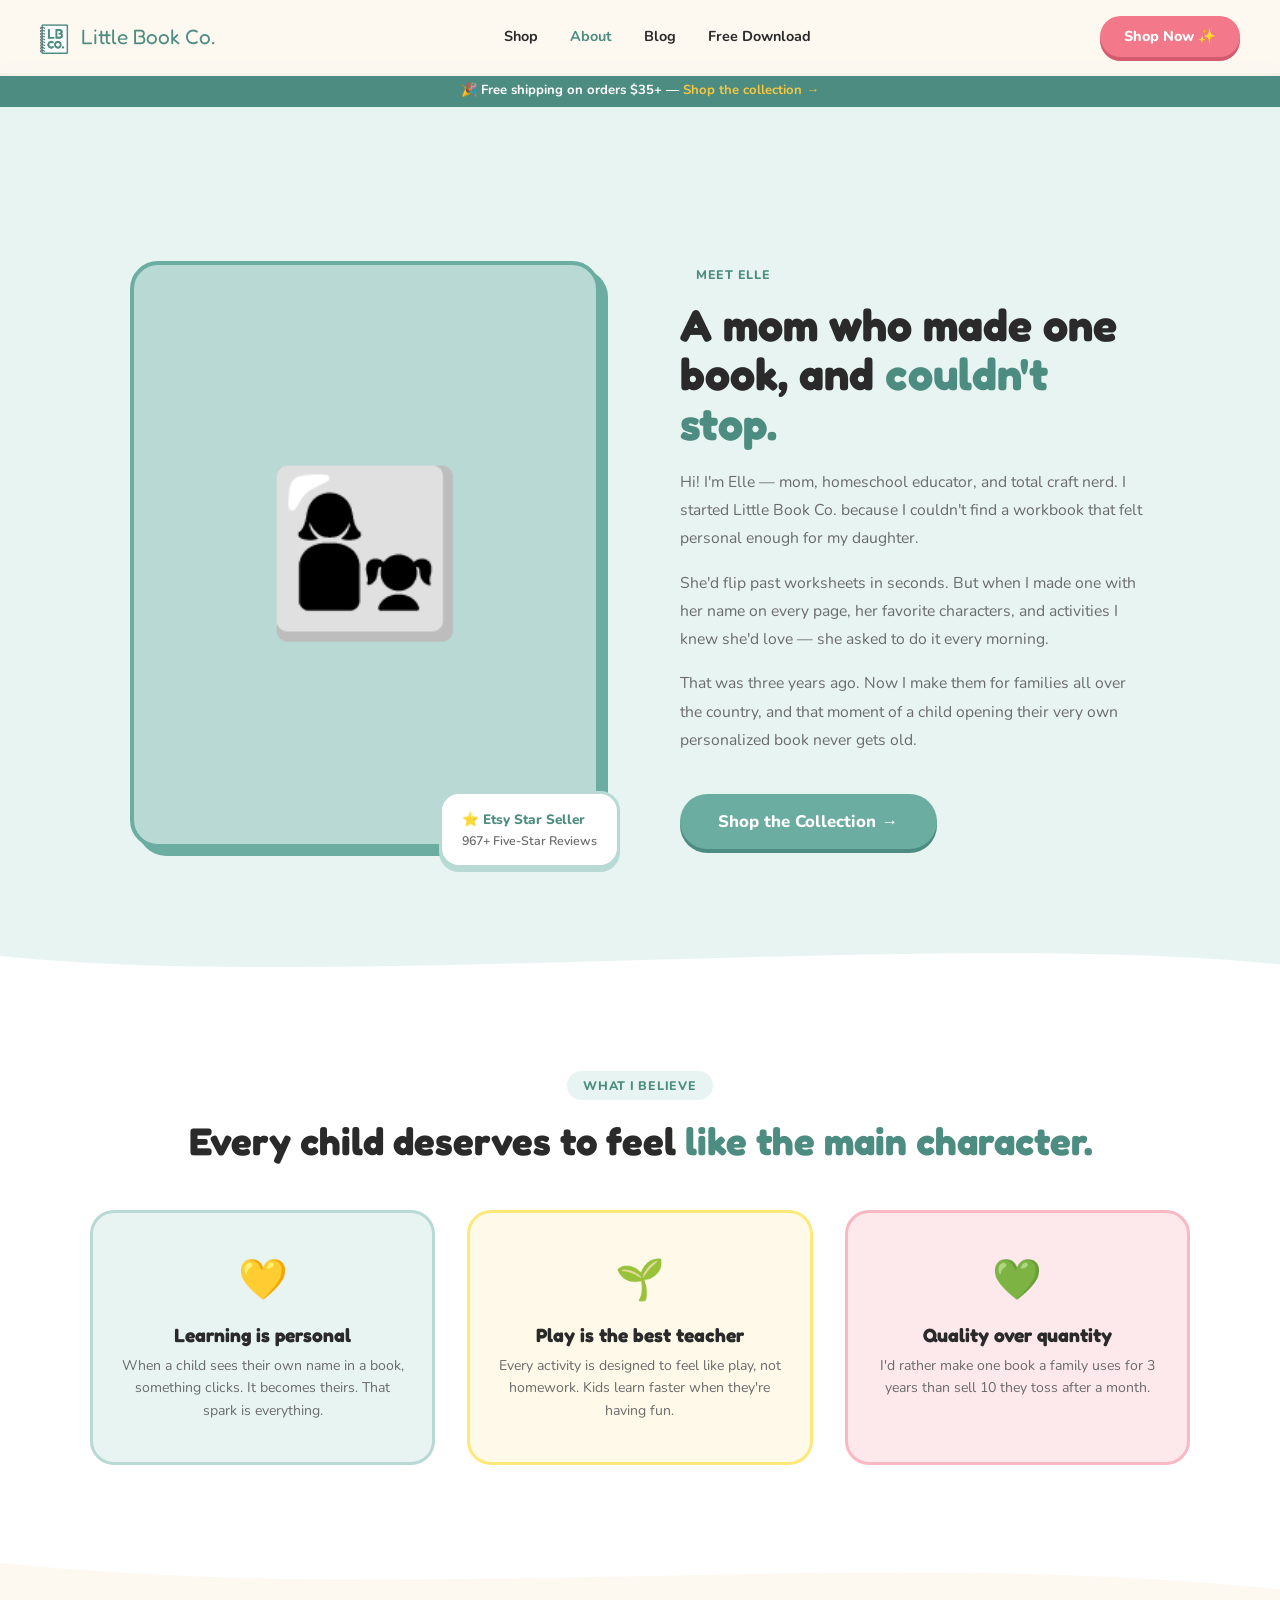
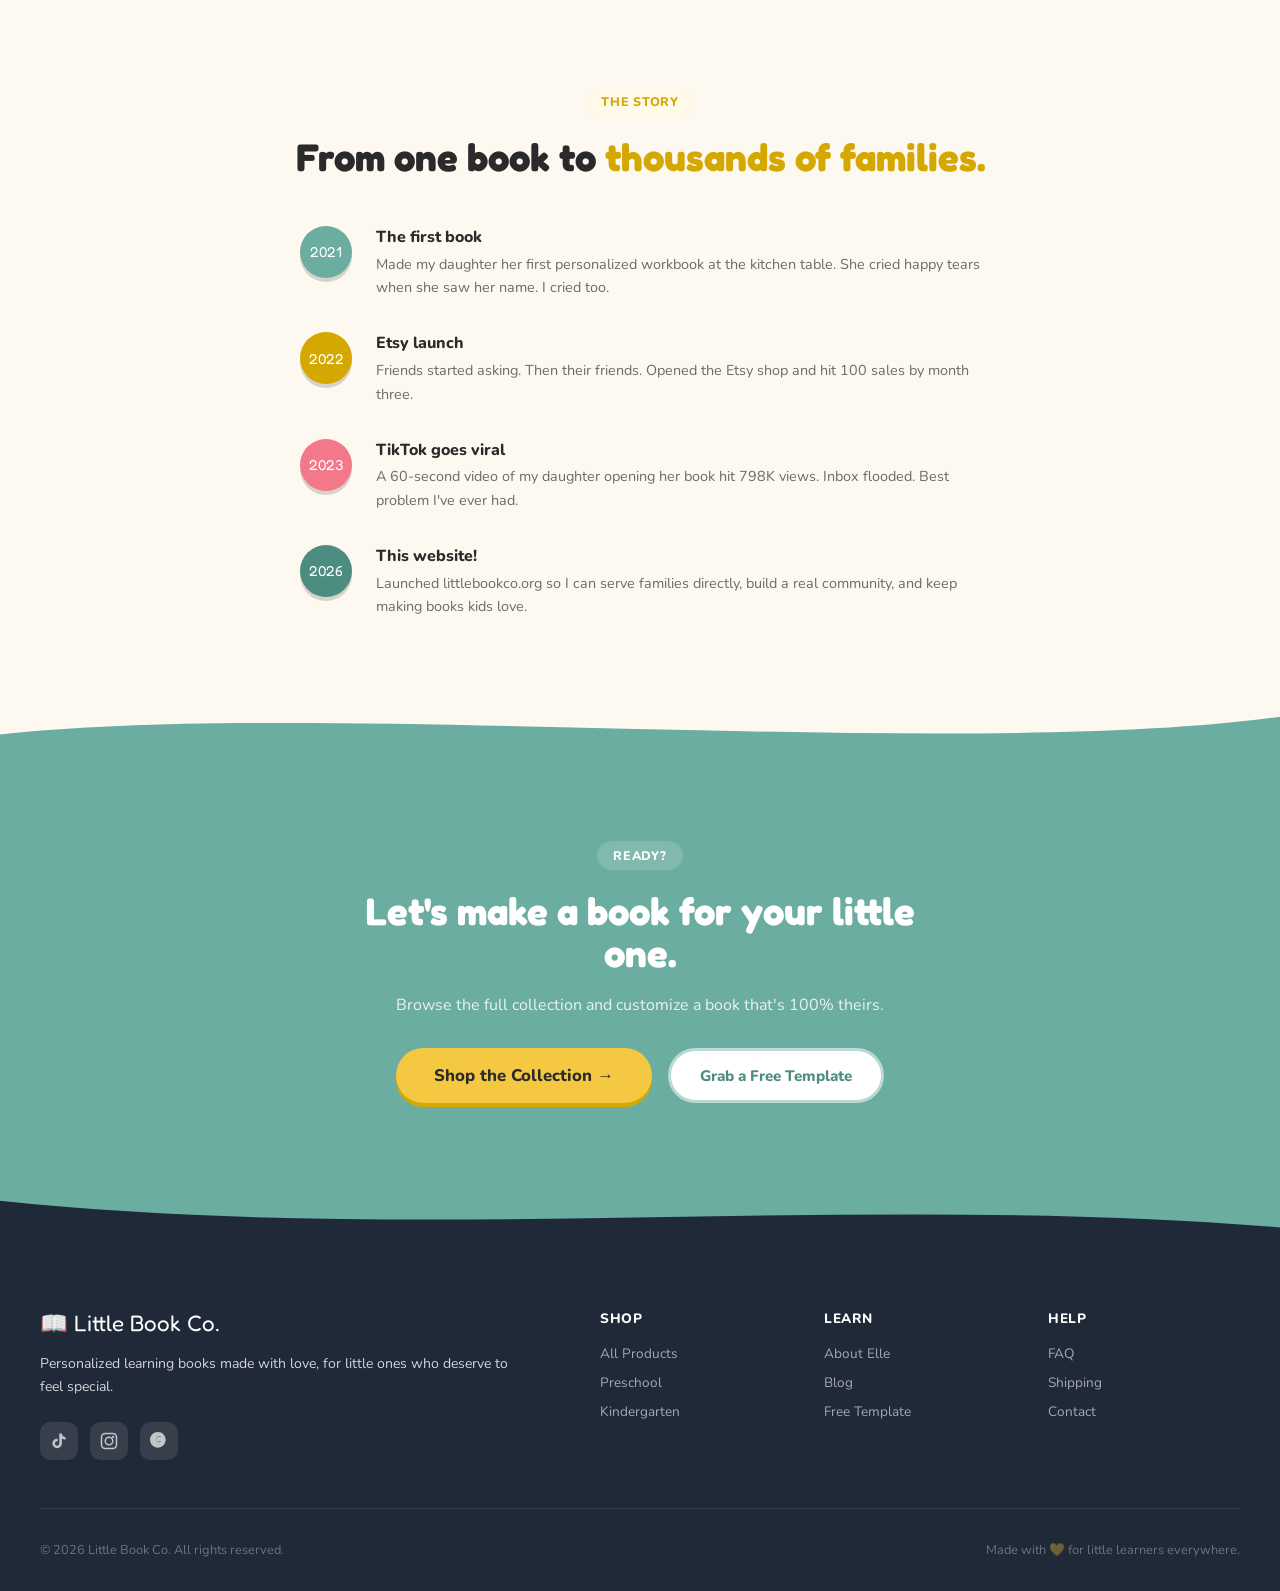
<file: about.html>
<!DOCTYPE html>
<html lang="en">
<head>
<meta charset="UTF-8">
<meta name="viewport" content="width=device-width, initial-scale=1.0">
<title>About Elle — Little Book Co.</title>
<meta name="description" content="Meet Elle, the mom and educator behind Little Book Co.">
<link rel="icon" type="image/svg+xml" href="data:image/svg+xml,%3Csvg xmlns='http://www.w3.org/2000/svg' viewBox='0 0 32 32'%3E%3Crect width='32' height='32' rx='6' fill='%236BADA0'/%3E%3Cpath d='M8 7h12a2 2 0 0 1 2 2v14a2 2 0 0 1-2 2H8a2 2 0 0 1-2-2V9a2 2 0 0 1 2-2z' fill='white' opacity='.9'/%3E%3Cpath d='M16 13.5c0-1.5 1.5-2.5 3-1.5s1.5 2.5 0 4.5l-3 3-3-3c-1.5-2-1.5-3.5 0-4.5s3 0 3 1.5z' fill='%236BADA0'/%3E%3C/svg%3E">
<meta property="og:image" content="og-image.jpg">
<meta property="og:type" content="website">
<meta name="twitter:card" content="summary_large_image">
<meta name="twitter:image" content="og-image.jpg">
<link rel="preconnect" href="https://fonts.googleapis.com">
<link rel="preconnect" href="https://fonts.gstatic.com" crossorigin>
<link href="https://fonts.googleapis.com/css2?family=Fredoka+One&family=Nunito:ital,wght@0,400;0,600;0,700;0,800;0,900;1,700&family=Playfair+Display:ital,wght@0,700;1,700&display=swap" rel="stylesheet">
<link rel="stylesheet" href="styles.css">
<style>
.about-split { display: grid; grid-template-columns: 1fr 1fr; gap: 5rem; align-items: center; max-width: 1100px; margin: 0 auto; padding: 5rem 2.5rem; }
.about-photo-wrap { position: relative; }
.about-photo {
  width: 100%; aspect-ratio: 4/5; border-radius: 28px;
  background: var(--teal-light);
  display: flex; align-items: center; justify-content: center;
  font-size: 10rem; overflow: hidden;
  box-shadow: 8px 8px 0 var(--teal);
  border: 4px solid var(--teal);
}
.about-badge {
  position: absolute; bottom: -20px; right: -20px;
  background: white; border-radius: 20px; padding: 1rem 1.25rem;
  box-shadow: 0 4px 0 var(--teal-light); border: 3px solid var(--teal-light);
  font-size: .85rem; font-weight: 800;
}
.about-text h1 { font-family: 'Fredoka One', cursive; font-size: clamp(2rem,3.5vw,3rem); line-height: 1.1; margin-bottom: 1.25rem; }
.about-text h1 em { font-style: normal; color: var(--teal-dark); }
.about-text p { color: var(--text-light); line-height: 1.8; margin-bottom: 1rem; font-size: .98rem; }

.values-grid { display: grid; grid-template-columns: repeat(3,1fr); gap: 2rem; }
.value-card {
  text-align: center; padding: 2.5rem 1.75rem; border-radius: 24px;
  border: 3px solid transparent; transition: all .3s;
}
.value-card:nth-child(1) { background: var(--teal-pale); border-color: var(--teal-light); }
.value-card:nth-child(2) { background: #fef9e8; border-color: #fce97a; }
.value-card:nth-child(3) { background: var(--rose-light); border-color: #f9b8c3; }
.value-card:hover { transform: translateY(-5px); }
.value-icon { font-size: 2.5rem; display: block; margin-bottom: 1rem; }
.value-card h3 { font-family: 'Fredoka One', cursive; font-size: 1.2rem; margin-bottom: .5rem; }
.value-card p { font-size: .88rem; color: var(--text-light); line-height: 1.6; }

.timeline { max-width: 680px; margin: 0 auto; display: flex; flex-direction: column; gap: 2rem; }
.timeline-item { display: flex; gap: 1.5rem; align-items: flex-start; }
.timeline-year {
  width: 52px; height: 52px; border-radius: 50%; flex-shrink: 0;
  display: flex; align-items: center; justify-content: center;
  font-family: 'Fredoka One', cursive; font-size: .9rem; color: white;
  box-shadow: 0 4px 0 rgba(0,0,0,0.15);
}
.timeline-item:nth-child(1) .timeline-year { background: var(--teal); }
.timeline-item:nth-child(2) .timeline-year { background: var(--gold-dark); }
.timeline-item:nth-child(3) .timeline-year { background: var(--rose); }
.timeline-item:nth-child(4) .timeline-year { background: var(--teal-dark); }
.timeline-content strong { display: block; font-size: 1rem; font-weight: 800; margin-bottom: .3rem; }
.timeline-content p { color: var(--text-light); font-size: .9rem; line-height: 1.65; }

@media (max-width: 960px) {
  .about-split { grid-template-columns: 1fr; padding: 4rem 2rem; gap: 3rem; }
  .values-grid { grid-template-columns: 1fr; }
}
</style>
</head>
<body>

<nav class="nav" id="nav">
  <a href="index.html" class="nav-logo"><img src="Logo-small.png" alt="Little Book Co." class="nav-logo-img" style="height:36px;width:auto;"><span class="nav-logo-text">Little Book Co.</span></a>
  <ul class="nav-links">
    <li><a href="shop.html">Shop</a></li>
    <li><a href="about.html" class="active">About</a></li>
    <li><a href="blog.html">Blog</a></li>
    <li><a href="freebie.html">Free Download</a></li>
  </ul>
  <a href="shop.html" class="nav-cta">Shop Now ✨</a>
  <button class="hamburger" id="hamburger" aria-label="Menu"><span></span><span></span><span></span></button>
</nav>
<div class="mobile-menu" id="mobileMenu">
  <a href="shop.html">Shop</a><a href="about.html">About</a><a href="blog.html">Blog</a><a href="freebie.html">Free Download</a>
  <a href="shop.html" class="mobile-cta">Shop Now ✨</a>
</div>

<div class="announce-bar">🎉 Free shipping on orders $35+ — <a href="shop.html">Shop the collection →</a></div>

<!-- ABOUT SPLIT -->
<div style="background:var(--teal-pale);padding-top:73px;">
  <div class="about-split">
    <div class="about-photo-wrap reveal">
      <div class="about-photo">👩‍👧</div>
      <div class="about-badge">
        <div style="color:var(--teal-dark);">⭐ Etsy Star Seller</div>
        <div style="color:var(--text-light);font-weight:600;font-size:.78rem;margin-top:.2rem;">967+ Five-Star Reviews</div>
      </div>
    </div>
    <div class="about-text reveal">
      <div class="section-eyebrow eyebrow-teal">Meet Elle</div>
      <h1>A mom who made one book, and <em>couldn't stop.</em></h1>
      <p>Hi! I'm Elle — mom, homeschool educator, and total craft nerd. I started Little Book Co. because I couldn't find a workbook that felt personal enough for my daughter.</p>
      <p>She'd flip past worksheets in seconds. But when I made one with her name on every page, her favorite characters, and activities I knew she'd love — she asked to do it every morning.</p>
      <p>That was three years ago. Now I make them for families all over the country, and that moment of a child opening their very own personalized book never gets old.</p>
      <a href="shop.html" class="btn-primary lg" style="margin-top:1.5rem;">Shop the Collection →</a>
    </div>
  </div>
</div>

<div class="wave" style="background:var(--teal-pale);"><svg viewBox="0 0 1440 70" xmlns="http://www.w3.org/2000/svg" preserveAspectRatio="none"><path d="M0,30 C360,70 1080,0 1440,40 L1440,70 L0,70 Z" fill="white"/></svg></div>

<!-- VALUES -->
<section class="section" style="background:white;">
  <div class="inner">
    <div style="text-align:center;margin-bottom:3rem;">
      <div class="section-eyebrow eyebrow-teal">What I Believe</div>
      <h2 class="section-h2" style="margin-top:.5rem;">Every child deserves to feel <em style="color:var(--teal-dark);">like the main character.</em></h2>
    </div>
    <div class="values-grid">
      <div class="value-card reveal">
        <span class="value-icon">💛</span>
        <h3>Learning is personal</h3>
        <p>When a child sees their own name in a book, something clicks. It becomes theirs. That spark is everything.</p>
      </div>
      <div class="value-card reveal">
        <span class="value-icon">🌱</span>
        <h3>Play is the best teacher</h3>
        <p>Every activity is designed to feel like play, not homework. Kids learn faster when they're having fun.</p>
      </div>
      <div class="value-card reveal">
        <span class="value-icon">💚</span>
        <h3>Quality over quantity</h3>
        <p>I'd rather make one book a family uses for 3 years than sell 10 they toss after a month.</p>
      </div>
    </div>
  </div>
</section>

<div class="wave" style="background:white;"><svg viewBox="0 0 1440 70" xmlns="http://www.w3.org/2000/svg" preserveAspectRatio="none"><path d="M0,20 C480,70 960,0 1440,50 L1440,70 L0,70 Z" fill="var(--cream)"/></svg></div>

<!-- TIMELINE -->
<section class="section" style="background:var(--cream);">
  <div class="inner">
    <div style="text-align:center;margin-bottom:3rem;">
      <div class="section-eyebrow eyebrow-gold">The Story</div>
      <h2 class="section-h2" style="margin-top:.5rem;">From one book to <em style="color:var(--gold-dark);">thousands of families.</em></h2>
    </div>
    <div class="timeline">
      <div class="timeline-item reveal">
        <div class="timeline-year">2021</div>
        <div class="timeline-content">
          <strong>The first book</strong>
          <p>Made my daughter her first personalized workbook at the kitchen table. She cried happy tears when she saw her name. I cried too.</p>
        </div>
      </div>
      <div class="timeline-item reveal">
        <div class="timeline-year">2022</div>
        <div class="timeline-content">
          <strong>Etsy launch</strong>
          <p>Friends started asking. Then their friends. Opened the Etsy shop and hit 100 sales by month three.</p>
        </div>
      </div>
      <div class="timeline-item reveal">
        <div class="timeline-year">2023</div>
        <div class="timeline-content">
          <strong>TikTok goes viral</strong>
          <p>A 60-second video of my daughter opening her book hit 798K views. Inbox flooded. Best problem I've ever had.</p>
        </div>
      </div>
      <div class="timeline-item reveal">
        <div class="timeline-year">2026</div>
        <div class="timeline-content">
          <strong>This website!</strong>
          <p>Launched littlebookco.org so I can serve families directly, build a real community, and keep making books kids love.</p>
        </div>
      </div>
    </div>
  </div>
</section>

<div class="wave" style="background:var(--cream);"><svg viewBox="0 0 1440 70" xmlns="http://www.w3.org/2000/svg" preserveAspectRatio="none"><path d="M0,40 C360,0 1080,70 1440,20 L1440,70 L0,70 Z" fill="var(--teal)"/></svg></div>

<!-- CTA COLOR BLOCK -->
<section class="color-block teal-bg">
  <div style="max-width:600px;margin:0 auto;text-align:center;">
    <div class="section-eyebrow eyebrow-dark">Ready?</div>
    <h2 style="color:white;margin-top:.5rem;">Let's make a book for your little one.</h2>
    <p style="color:rgba(255,255,255,.85);margin-bottom:2rem;">Browse the full collection and customize a book that's 100% theirs.</p>
    <div style="display:flex;gap:1rem;justify-content:center;flex-wrap:wrap;">
      <a href="shop.html" class="btn-primary yellow lg">Shop the Collection →</a>
      <a href="freebie.html" class="btn-ghost">Grab a Free Template</a>
    </div>
  </div>
</section>

<div class="wave" style="background:var(--teal);"><svg viewBox="0 0 1440 70" xmlns="http://www.w3.org/2000/svg" preserveAspectRatio="none"><path d="M0,20 C480,70 960,10 1440,50 L1440,70 L0,70 Z" fill="var(--dark2)"/></svg></div>

<footer class="footer">
  <div class="footer-inner">
    <div class="footer-brand">
      <div class="footer-logo">📖 Little Book Co.</div>
      <p>Personalized learning books made with love, for little ones who deserve to feel special.</p>
      <div class="footer-social">
        <a href="#" aria-label="TikTok"><svg width="18" height="18" viewBox="0 0 24 24" fill="currentColor"><path d="M19.59 6.69a4.83 4.83 0 0 1-3.77-4.25V2h-3.45v13.67a2.89 2.89 0 0 1-2.88 2.5 2.89 2.89 0 0 1-2.89-2.89 2.89 2.89 0 0 1 2.89-2.89c.28 0 .54.04.79.1V9.01a6.32 6.32 0 0 0-.79-.05 6.34 6.34 0 0 0-6.34 6.34 6.34 6.34 0 0 0 6.34 6.34 6.34 6.34 0 0 0 6.33-6.34V8.69a8.27 8.27 0 0 0 4.84 1.55V6.79a4.85 4.85 0 0 1-1.07-.1z"/></svg></a>
        <a href="#" aria-label="Instagram"><svg width="18" height="18" viewBox="0 0 24 24" fill="none" stroke="currentColor" stroke-width="2"><rect x="2" y="2" width="20" height="20" rx="5"/><circle cx="12" cy="12" r="5"/><circle cx="17.5" cy="6.5" r="1.5" fill="currentColor" stroke="none"/></svg></a>
        <a href="#" aria-label="Etsy"><svg width="18" height="18" viewBox="0 0 24 24" fill="currentColor"><path d="M10.45 0C4.677 0 0 4.677 0 10.45c0 5.772 4.677 10.45 10.45 10.45 5.772 0 10.45-4.678 10.45-10.45C20.9 4.677 16.222 0 10.45 0zm3.983 5.854c.165 0 .286.11.286.275 0 .11-.055.22-.11.275l-.55.495c-.11.11-.22.11-.33.055-.605-.385-1.32-.605-2.035-.605-1.87 0-3.245 1.43-3.245 3.3 0 1.76 1.375 3.19 3.245 3.19.715 0 1.43-.22 1.98-.605l.495.495c.11.11.11.22 0 .33-.55.44-1.265.66-1.98.66-2.2 0-3.96-1.76-3.96-3.96 0-2.255 1.76-4.015 3.96-4.015.77 0 1.485.22 2.145.66l.099-.55z"/></svg></a>
      </div>
    </div>
    <div class="footer-links-col">
      <div class="footer-col"><h4>Shop</h4><a href="shop.html">All Products</a><a href="shop.html">Preschool</a><a href="shop.html">Kindergarten</a></div>
      <div class="footer-col"><h4>Learn</h4><a href="about.html">About Elle</a><a href="blog.html">Blog</a><a href="freebie.html">Free Template</a></div>
      <div class="footer-col"><h4>Help</h4><a href="#">FAQ</a><a href="#">Shipping</a><a href="#">Contact</a></div>
    </div>
  </div>
  <div class="footer-bottom"><p>© 2026 Little Book Co. All rights reserved.</p><p>Made with 💛 for little learners everywhere.</p></div>
</footer>

<script>
window.addEventListener('scroll', () => document.getElementById('nav').classList.toggle('scrolled', window.scrollY > 20));
document.getElementById('hamburger').addEventListener('click', () => {
  document.getElementById('mobileMenu').classList.toggle('open');
  document.getElementById('hamburger').classList.toggle('open');
});
const obs = new IntersectionObserver(entries => entries.forEach(e => { if (e.isIntersecting) e.target.classList.add('visible'); }), { threshold: 0.1 });
document.querySelectorAll('.reveal').forEach(el => obs.observe(el));
</script>
</body>
</html>
</file>
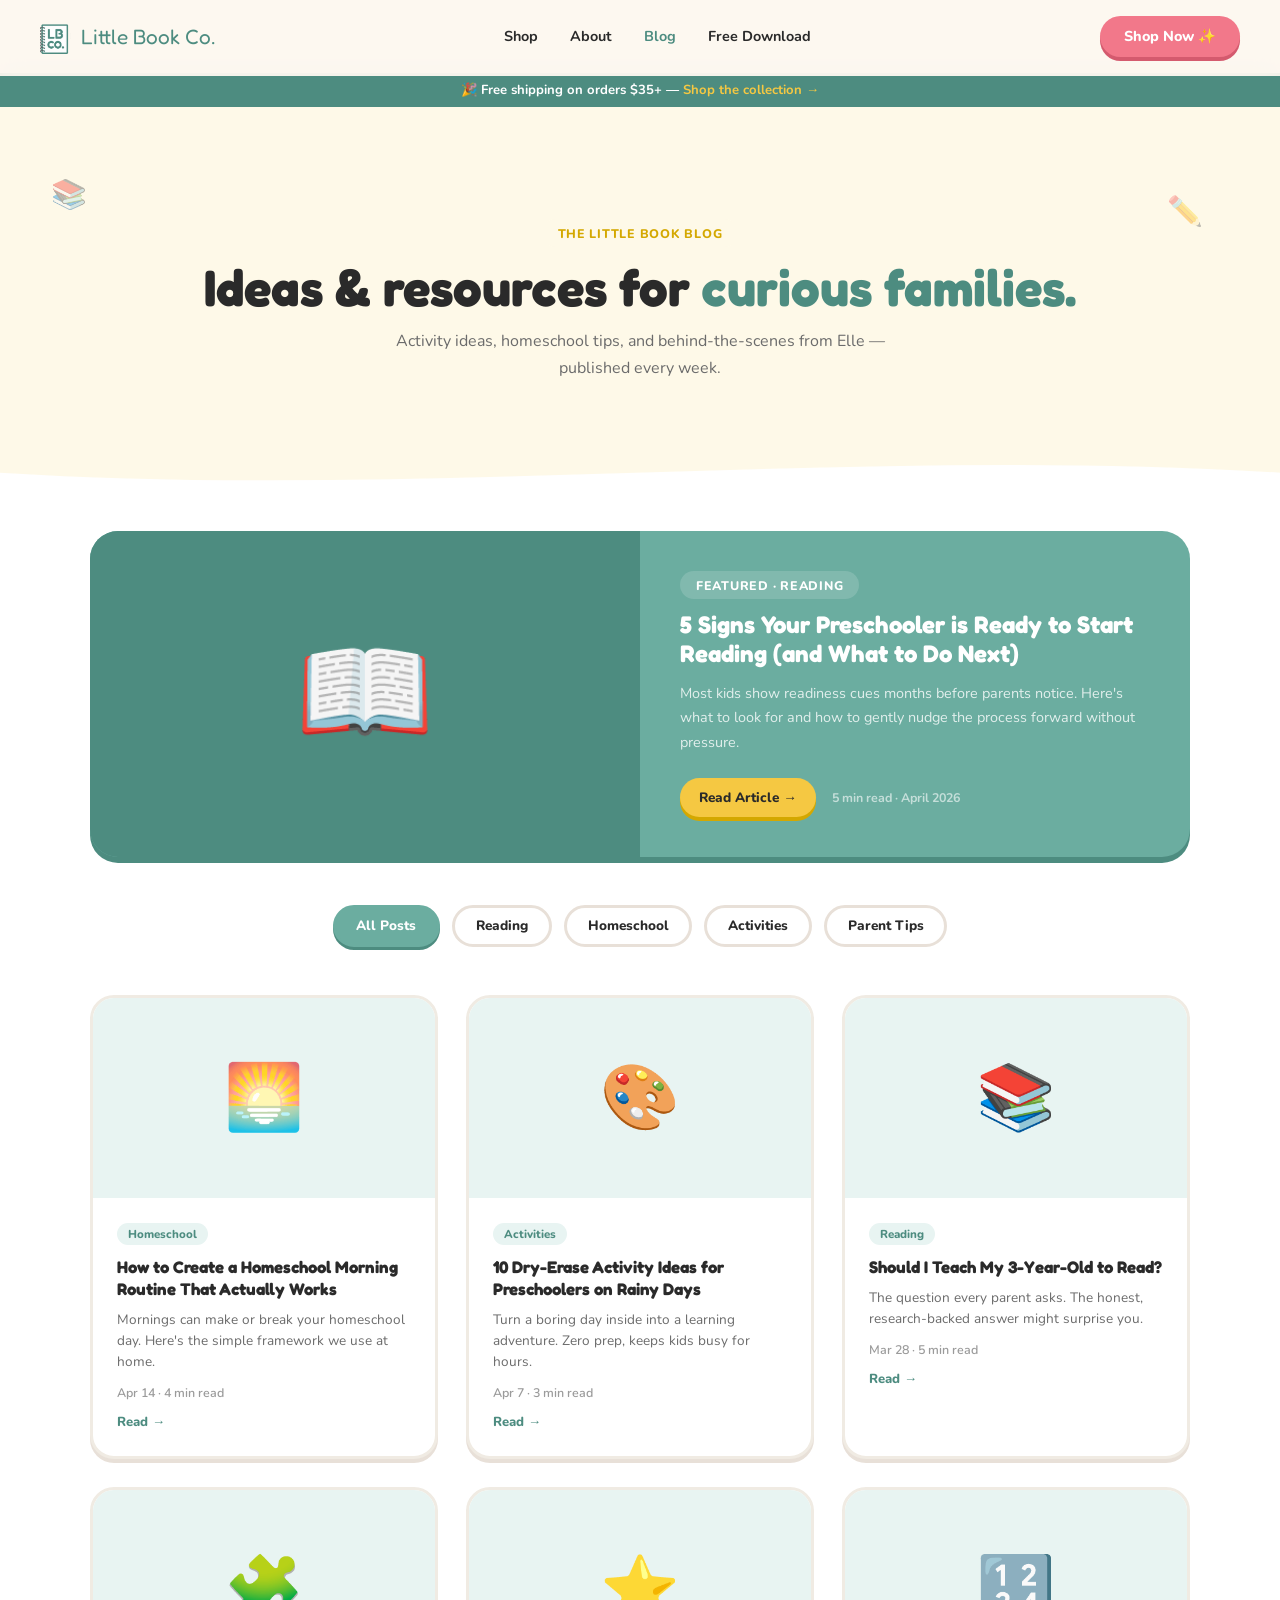
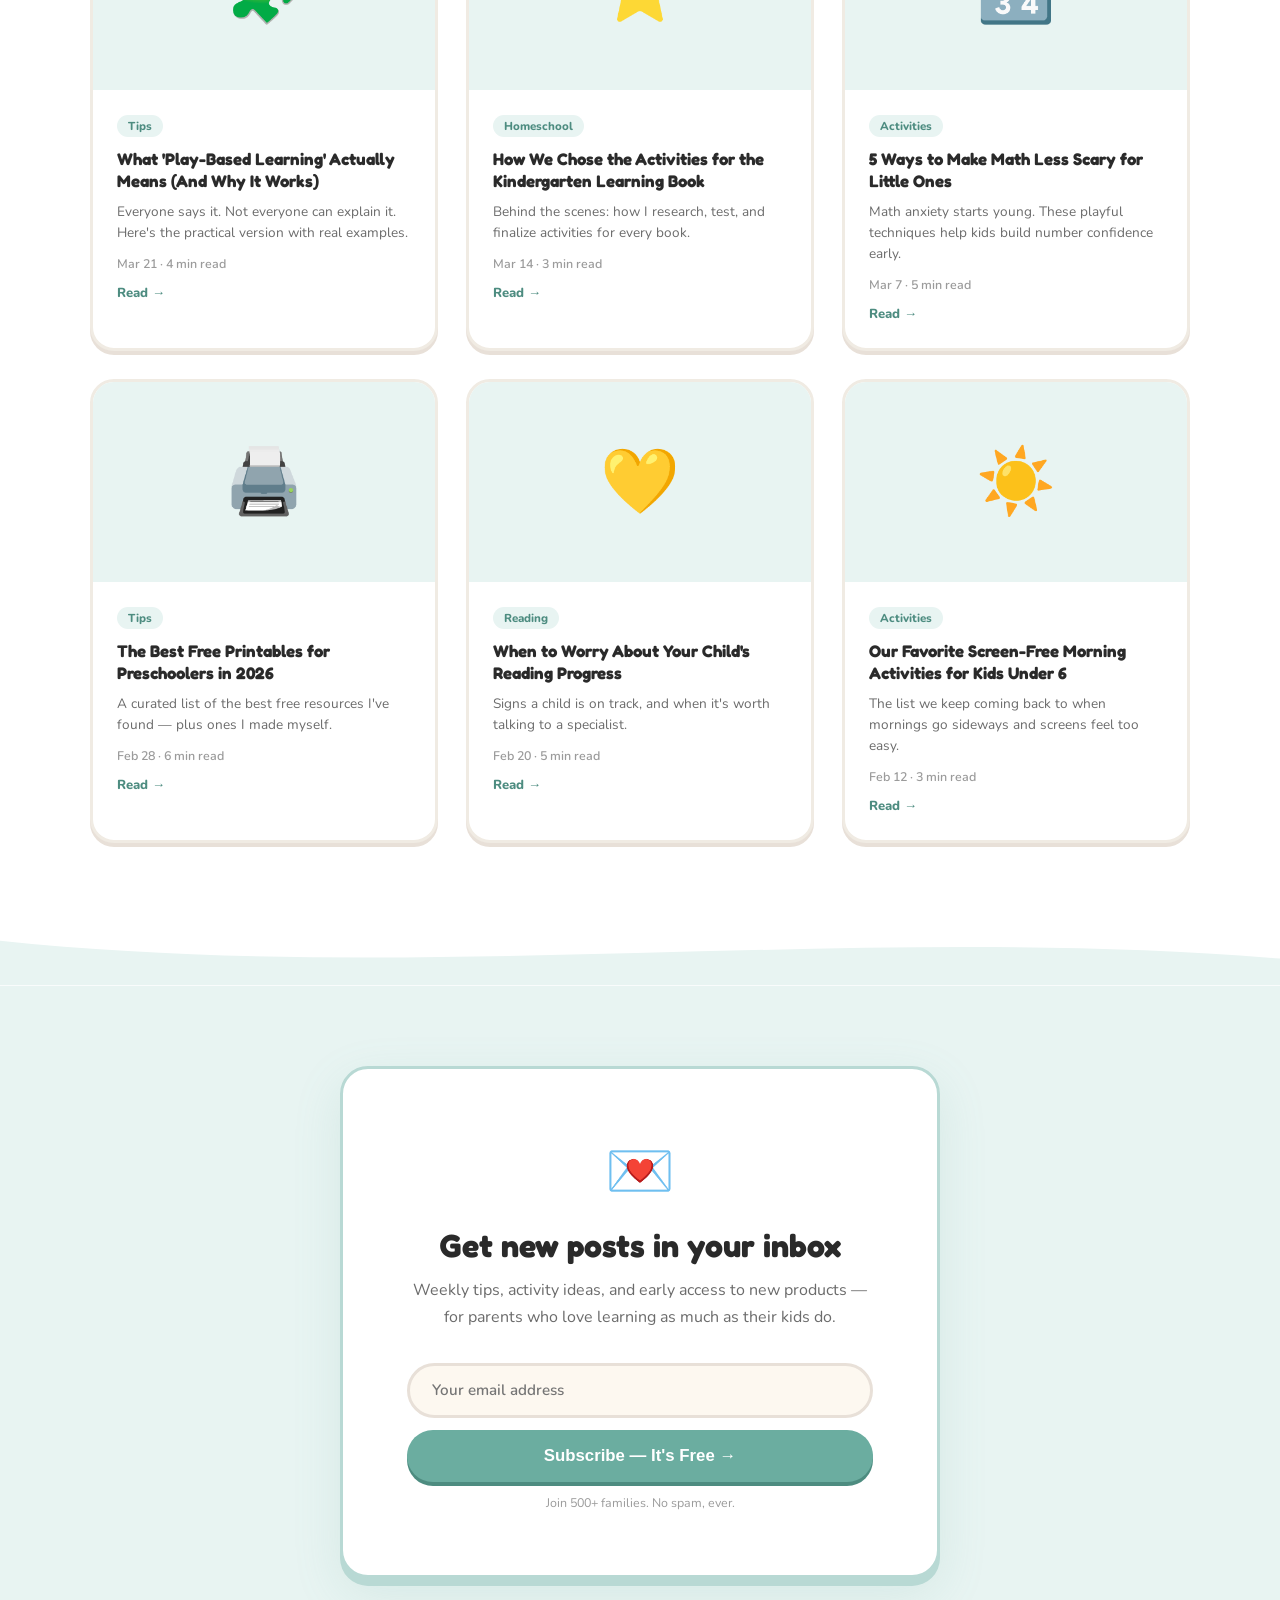
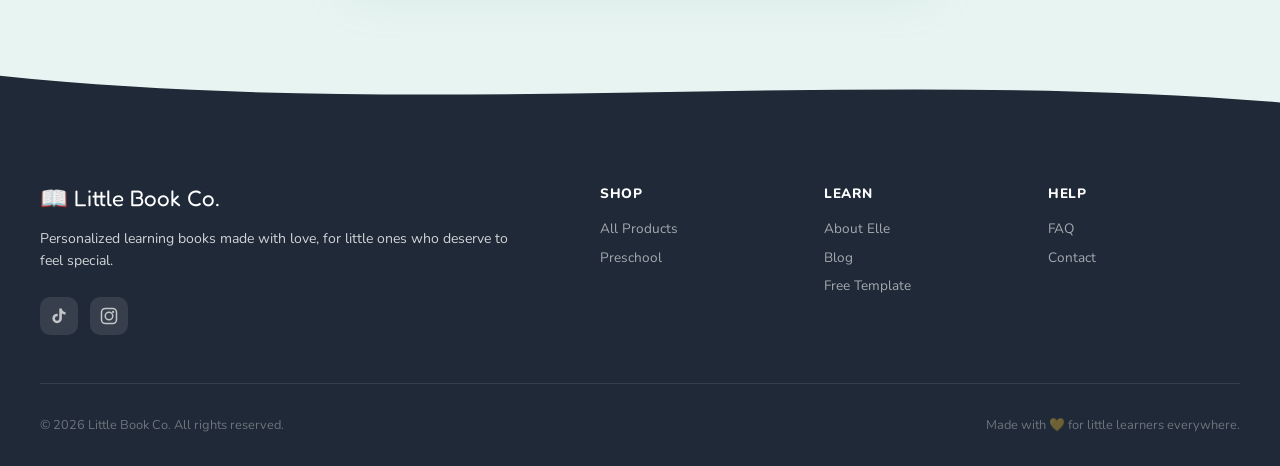
<file: blog.html>
<!DOCTYPE html>
<html lang="en">
<head>
<meta charset="UTF-8">
<meta name="viewport" content="width=device-width, initial-scale=1.0">
<title>Blog — Little Book Co.</title>
<meta name="description" content="Activity ideas, homeschool tips, and resources for curious families.">
<link rel="icon" type="image/svg+xml" href="data:image/svg+xml,%3Csvg xmlns='http://www.w3.org/2000/svg' viewBox='0 0 32 32'%3E%3Crect width='32' height='32' rx='6' fill='%236BADA0'/%3E%3Cpath d='M8 7h12a2 2 0 0 1 2 2v14a2 2 0 0 1-2 2H8a2 2 0 0 1-2-2V9a2 2 0 0 1 2-2z' fill='white' opacity='.9'/%3E%3Cpath d='M16 13.5c0-1.5 1.5-2.5 3-1.5s1.5 2.5 0 4.5l-3 3-3-3c-1.5-2-1.5-3.5 0-4.5s3 0 3 1.5z' fill='%236BADA0'/%3E%3C/svg%3E">
<meta property="og:image" content="og-image.jpg">
<meta property="og:type" content="website">
<meta name="twitter:card" content="summary_large_image">
<meta name="twitter:image" content="og-image.jpg">
<link rel="preconnect" href="https://fonts.googleapis.com">
<link rel="preconnect" href="https://fonts.gstatic.com" crossorigin>
<link href="https://fonts.googleapis.com/css2?family=Fredoka+One&family=Nunito:ital,wght@0,400;0,600;0,700;0,800;0,900;1,700&family=Playfair+Display:ital,wght@0,700;1,700&display=swap" rel="stylesheet">
<link rel="stylesheet" href="styles.css">
<style>
.featured-post {
  background: var(--teal); border-radius: 28px; overflow: hidden;
  display: grid; grid-template-columns: 1fr 1fr; margin-bottom: 3rem;
  box-shadow: 0 6px 0 var(--teal-dark);
}
.featured-post-img {
  display: flex; align-items: center; justify-content: center;
  min-height: 280px; font-size: 7rem; background: var(--teal-dark);
}
.featured-post-body { padding: 2.5rem; }
.featured-post-body h2 { font-family: 'Fredoka One', cursive; font-size: 1.5rem; color: white; line-height: 1.2; margin-bottom: .75rem; }
.featured-post-body p { color: rgba(255,255,255,.8); font-size: .9rem; line-height: 1.7; margin-bottom: 1.5rem; }
.featured-meta { font-size: .78rem; color: rgba(255,255,255,.6); font-weight: 700; }
@media (max-width: 700px) {
  .featured-post { grid-template-columns: 1fr; }
  .featured-post-img { min-height: 160px; }
}
</style>
</head>
<body>

<nav class="nav" id="nav">
  <a href="index.html" class="nav-logo"><img src="Logo-small.png" alt="Little Book Co." class="nav-logo-img" style="height:36px;width:auto;"><span class="nav-logo-text">Little Book Co.</span></a>
  <ul class="nav-links">
    <li><a href="shop.html">Shop</a></li>
    <li><a href="about.html">About</a></li>
    <li><a href="blog.html" class="active">Blog</a></li>
    <li><a href="freebie.html">Free Download</a></li>
  </ul>
  <a href="shop.html" class="nav-cta">Shop Now ✨</a>
  <button class="hamburger" id="hamburger" aria-label="Menu"><span></span><span></span><span></span></button>
</nav>
<div class="mobile-menu" id="mobileMenu">
  <a href="shop.html">Shop</a><a href="about.html">About</a><a href="blog.html">Blog</a><a href="freebie.html">Free Download</a>
  <a href="shop.html" class="mobile-cta">Shop Now ✨</a>
</div>

<div class="announce-bar">🎉 Free shipping on orders $35+ — <a href="shop.html">Shop the collection →</a></div>

<section class="page-hero page-hero-gold">
  <div class="page-hero-deco" style="top:20%;left:4%;animation:float-deco 4s ease-in-out infinite;">📚</div>
  <div class="page-hero-deco" style="top:25%;right:6%;animation:float-deco 5s ease-in-out infinite 1s;">✏️</div>
  <div class="section-eyebrow eyebrow-gold">The Little Book Blog</div>
  <h1>Ideas & resources for <em>curious families.</em></h1>
  <p>Activity ideas, homeschool tips, and behind-the-scenes from Elle — published every week.</p>
</section>

<div class="wave" style="background:#fef9e8;"><svg viewBox="0 0 1440 60" xmlns="http://www.w3.org/2000/svg" preserveAspectRatio="none"><path d="M0,30 C480,60 960,0 1440,30 L1440,60 L0,60 Z" fill="white"/></svg></div>

<section class="section" style="background:white;padding-top:2rem;">
  <div class="inner">

    <!-- FEATURED -->
    <div class="featured-post reveal">
      <div class="featured-post-img">📖</div>
      <div class="featured-post-body">
        <div class="section-eyebrow eyebrow-dark" style="margin-bottom:.75rem;">Featured · Reading</div>
        <h2>5 Signs Your Preschooler is Ready to Start Reading (and What to Do Next)</h2>
        <p>Most kids show readiness cues months before parents notice. Here's what to look for and how to gently nudge the process forward without pressure.</p>
        <div style="display:flex;align-items:center;gap:1rem;flex-wrap:wrap;">
          <a href="#" class="btn-primary sm yellow">Read Article →</a>
          <span class="featured-meta">5 min read · April 2026</span>
        </div>
      </div>
    </div>

    <!-- FILTERS -->
    <div class="filter-wrap" id="filterWrap"></div>

    <!-- GRID -->
    <div class="blog-grid" id="blogGrid"></div>
  </div>
</section>

<div class="wave" style="background:white;"><svg viewBox="0 0 1440 70" xmlns="http://www.w3.org/2000/svg" preserveAspectRatio="none"><path d="M0,20 C480,70 960,0 1440,40 L1440,70 L0,70 Z" fill="var(--teal-pale)"/></svg></div>

<section class="email-section">
  <div class="email-card">
    <div class="email-card-deco">💌</div>
    <h2>Get new posts in your inbox</h2>
    <p>Weekly tips, activity ideas, and early access to new products — for parents who love learning as much as their kids do.</p>
    <form class="email-form" onsubmit="handleSub(event)">
      <input type="email" class="email-input" placeholder="Your email address" required>
      <button type="submit" class="btn-primary lg">Subscribe — It's Free →</button>
    </form>
    <div class="email-fine">Join 500+ families. No spam, ever.</div>
  </div>
</section>

<div class="wave" style="background:var(--teal-pale);"><svg viewBox="0 0 1440 70" xmlns="http://www.w3.org/2000/svg" preserveAspectRatio="none"><path d="M0,20 C480,70 960,10 1440,50 L1440,70 L0,70 Z" fill="var(--dark2)"/></svg></div>

<footer class="footer">
  <div class="footer-inner">
    <div class="footer-brand">
      <div class="footer-logo">📖 Little Book Co.</div>
      <p>Personalized learning books made with love, for little ones who deserve to feel special.</p>
      <div class="footer-social">
        <a href="#" aria-label="TikTok"><svg width="18" height="18" viewBox="0 0 24 24" fill="currentColor"><path d="M19.59 6.69a4.83 4.83 0 0 1-3.77-4.25V2h-3.45v13.67a2.89 2.89 0 0 1-2.88 2.5 2.89 2.89 0 0 1-2.89-2.89 2.89 2.89 0 0 1 2.89-2.89c.28 0 .54.04.79.1V9.01a6.32 6.32 0 0 0-.79-.05 6.34 6.34 0 0 0-6.34 6.34 6.34 6.34 0 0 0 6.34 6.34 6.34 6.34 0 0 0 6.33-6.34V8.69a8.27 8.27 0 0 0 4.84 1.55V6.79a4.85 4.85 0 0 1-1.07-.1z"/></svg></a>
        <a href="#" aria-label="Instagram"><svg width="18" height="18" viewBox="0 0 24 24" fill="none" stroke="currentColor" stroke-width="2"><rect x="2" y="2" width="20" height="20" rx="5"/><circle cx="12" cy="12" r="5"/><circle cx="17.5" cy="6.5" r="1.5" fill="currentColor" stroke="none"/></svg></a>
      </div>
    </div>
    <div class="footer-links-col">
      <div class="footer-col"><h4>Shop</h4><a href="shop.html">All Products</a><a href="shop.html">Preschool</a></div>
      <div class="footer-col"><h4>Learn</h4><a href="about.html">About Elle</a><a href="blog.html">Blog</a><a href="freebie.html">Free Template</a></div>
      <div class="footer-col"><h4>Help</h4><a href="#">FAQ</a><a href="#">Contact</a></div>
    </div>
  </div>
  <div class="footer-bottom"><p>© 2026 Little Book Co. All rights reserved.</p><p>Made with 💛 for little learners everywhere.</p></div>
</footer>

<script>
const posts = [
  { title:"How to Create a Homeschool Morning Routine That Actually Works", tag:"Homeschool", emoji:"🌅", cat:"homeschool", date:"Apr 14", read:"4 min", desc:"Mornings can make or break your homeschool day. Here's the simple framework we use at home." },
  { title:"10 Dry-Erase Activity Ideas for Preschoolers on Rainy Days", tag:"Activities", emoji:"🎨", cat:"activities", date:"Apr 7", read:"3 min", desc:"Turn a boring day inside into a learning adventure. Zero prep, keeps kids busy for hours." },
  { title:"Should I Teach My 3-Year-Old to Read?", tag:"Reading", emoji:"📚", cat:"reading", date:"Mar 28", read:"5 min", desc:"The question every parent asks. The honest, research-backed answer might surprise you." },
  { title:"What 'Play-Based Learning' Actually Means (And Why It Works)", tag:"Tips", emoji:"🧩", cat:"tips", date:"Mar 21", read:"4 min", desc:"Everyone says it. Not everyone can explain it. Here's the practical version with real examples." },
  { title:"How We Chose the Activities for the Kindergarten Learning Book", tag:"Homeschool", emoji:"⭐", cat:"homeschool", date:"Mar 14", read:"3 min", desc:"Behind the scenes: how I research, test, and finalize activities for every book." },
  { title:"5 Ways to Make Math Less Scary for Little Ones", tag:"Activities", emoji:"🔢", cat:"activities", date:"Mar 7", read:"5 min", desc:"Math anxiety starts young. These playful techniques help kids build number confidence early." },
  { title:"The Best Free Printables for Preschoolers in 2026", tag:"Tips", emoji:"🖨️", cat:"tips", date:"Feb 28", read:"6 min", desc:"A curated list of the best free resources I've found — plus ones I made myself." },
  { title:"When to Worry About Your Child's Reading Progress", tag:"Reading", emoji:"💛", cat:"reading", date:"Feb 20", read:"5 min", desc:"Signs a child is on track, and when it's worth talking to a specialist." },
  { title:"Our Favorite Screen-Free Morning Activities for Kids Under 6", tag:"Activities", emoji:"☀️", cat:"activities", date:"Feb 12", read:"3 min", desc:"The list we keep coming back to when mornings go sideways and screens feel too easy." },
];

const tagColors = { Homeschool:'teal', Activities:'rose', Reading:'gold', Tips:'teal' };

const filters = [
  {key:'all',label:'All Posts'},
  {key:'reading',label:'Reading'},
  {key:'homeschool',label:'Homeschool'},
  {key:'activities',label:'Activities'},
  {key:'tips',label:'Parent Tips'},
];

function buildFilters() {
  document.getElementById('filterWrap').innerHTML = filters.map(f =>
    `<button class="filter-btn${f.key==='all'?' active':''}" onclick="filterPosts('${f.key}',this)">${f.label}</button>`
  ).join('');
}

function filterPosts(cat, btn) {
  document.querySelectorAll('.filter-btn').forEach(b => b.classList.remove('active'));
  btn.classList.add('active');
  renderPosts(cat);
}

function renderPosts(cat) {
  const list = cat === 'all' ? posts : posts.filter(p => p.cat === cat);
  document.getElementById('blogGrid').innerHTML = list.map(p => `
    <div class="blog-card reveal">
      <div class="blog-card-img" style="background:var(--teal-pale);">${p.emoji}</div>
      <div class="blog-card-body">
        <div class="blog-card-tag">${p.tag}</div>
        <h3>${p.title}</h3>
        <p>${p.desc}</p>
        <div class="blog-card-meta">${p.date} · ${p.read} read</div>
        <a href="#" style="display:inline-block;margin-top:.75rem;font-size:.82rem;font-weight:800;color:var(--teal-dark);text-decoration:none;">Read →</a>
      </div>
    </div>
  `).join('');
  const obs = new IntersectionObserver(entries => entries.forEach(e => { if (e.isIntersecting) e.target.classList.add('visible'); }), { threshold: 0.1 });
  document.querySelectorAll('#blogGrid .reveal').forEach(el => obs.observe(el));
}

function handleSub(e) { e.preventDefault(); e.target.querySelector('button').textContent = '🎉 You\'re in!'; }

window.addEventListener('scroll', () => document.getElementById('nav').classList.toggle('scrolled', window.scrollY > 20));
document.getElementById('hamburger').addEventListener('click', () => {
  document.getElementById('mobileMenu').classList.toggle('open');
  document.getElementById('hamburger').classList.toggle('open');
});
const obs = new IntersectionObserver(entries => entries.forEach(e => { if (e.isIntersecting) e.target.classList.add('visible'); }), { threshold: 0.1 });
document.querySelectorAll('.reveal').forEach(el => obs.observe(el));

buildFilters();
renderPosts('all');
</script>
</body>
</html>
</file>
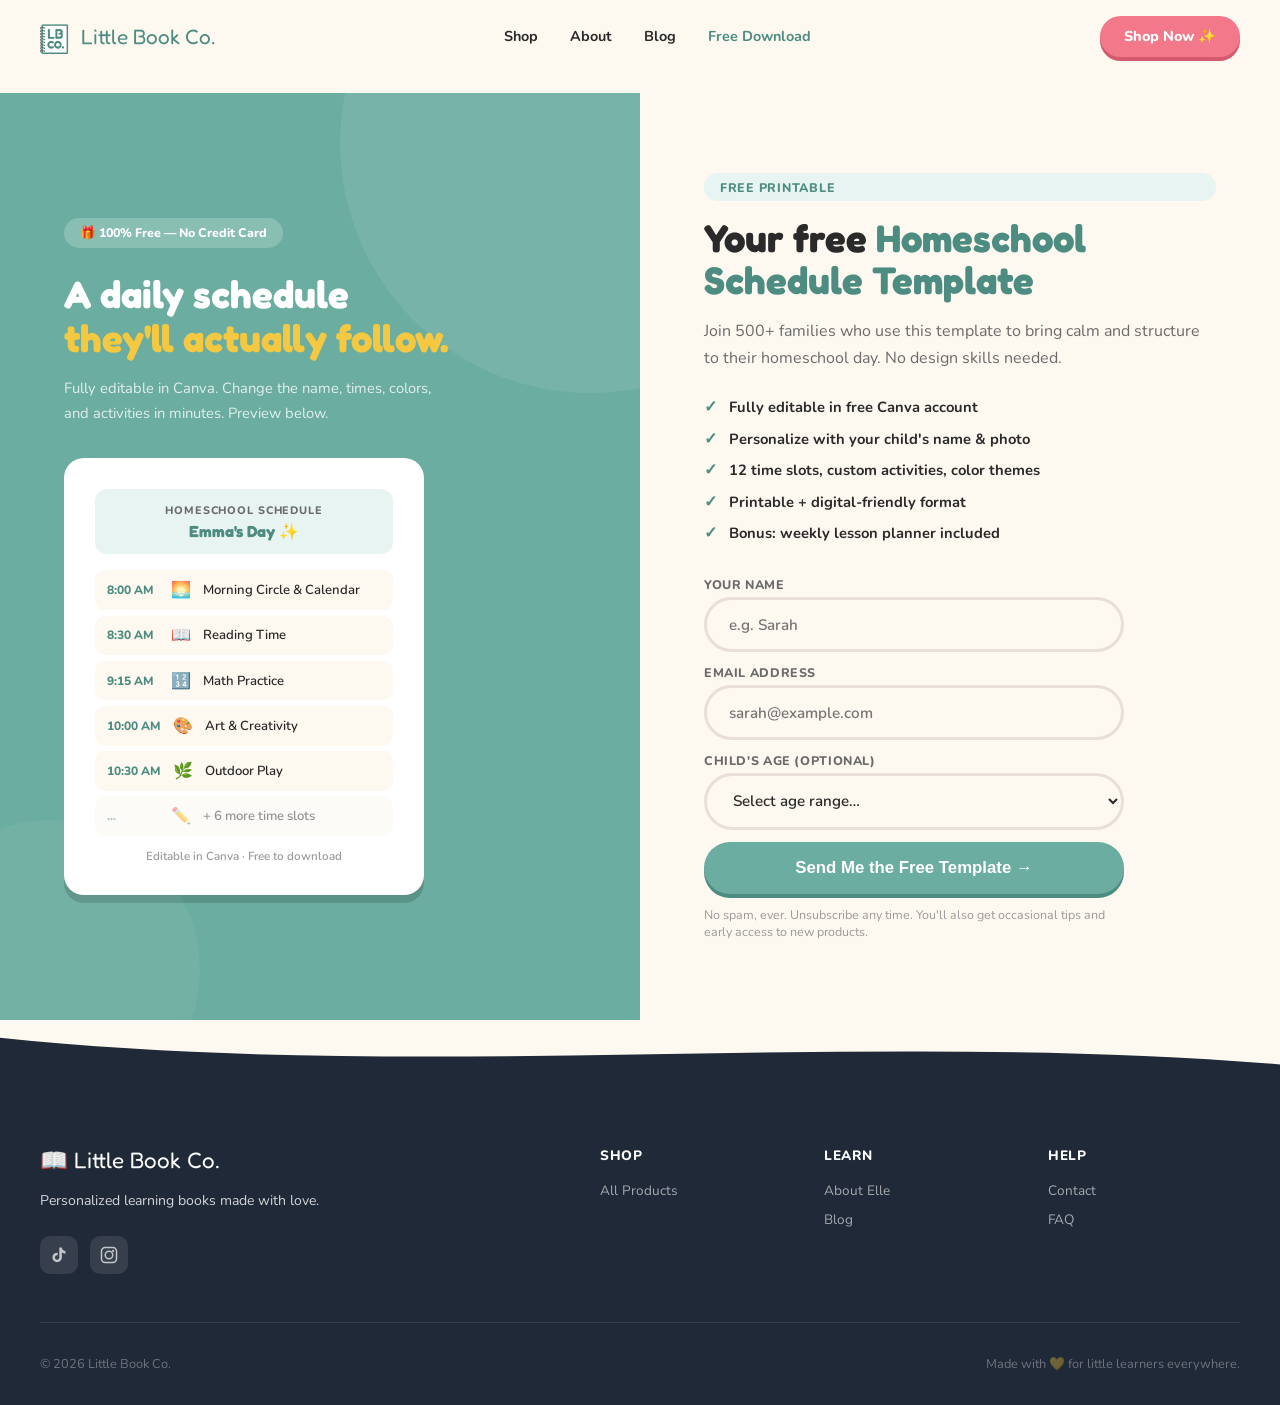
<file: freebie.html>
<!DOCTYPE html>
<html lang="en">
<head>
<meta charset="UTF-8">
<meta name="viewport" content="width=device-width, initial-scale=1.0">
<title>Free Homeschool Schedule Template — Little Book Co.</title>
<meta name="description" content="Download our free Canva homeschool schedule template, customizable with your child's name and routine.">
<link rel="icon" type="image/svg+xml" href="data:image/svg+xml,%3Csvg xmlns='http://www.w3.org/2000/svg' viewBox='0 0 32 32'%3E%3Crect width='32' height='32' rx='6' fill='%236BADA0'/%3E%3Cpath d='M8 7h12a2 2 0 0 1 2 2v14a2 2 0 0 1-2 2H8a2 2 0 0 1-2-2V9a2 2 0 0 1 2-2z' fill='white' opacity='.9'/%3E%3Cpath d='M16 13.5c0-1.5 1.5-2.5 3-1.5s1.5 2.5 0 4.5l-3 3-3-3c-1.5-2-1.5-3.5 0-4.5s3 0 3 1.5z' fill='%236BADA0'/%3E%3C/svg%3E">
<meta property="og:image" content="og-image.jpg">
<meta property="og:type" content="website">
<meta name="twitter:card" content="summary_large_image">
<meta name="twitter:image" content="og-image.jpg">
<link rel="preconnect" href="https://fonts.googleapis.com">
<link rel="preconnect" href="https://fonts.gstatic.com" crossorigin>
<link href="https://fonts.googleapis.com/css2?family=Fredoka+One&family=Nunito:ital,wght@0,400;0,600;0,700;0,800;0,900;1,700&family=Playfair+Display:ital,wght@0,700;1,700&display=swap" rel="stylesheet">
<link rel="stylesheet" href="styles.css">
<style>
.freebie-split {
  display: grid; grid-template-columns: 1fr 1fr;
  min-height: calc(100vh - 93px); padding-top: 93px;
}
.freebie-left {
  background: var(--teal); padding: 5rem 4rem;
  display: flex; flex-direction: column; justify-content: center;
  position: relative; overflow: hidden;
}
.freebie-left::before {
  content: ""; position: absolute; width: 500px; height: 500px; border-radius: 50%;
  background: rgba(255,255,255,0.08); top: -200px; right: -200px;
}
.freebie-left::after {
  content: ""; position: absolute; width: 300px; height: 300px; border-radius: 50%;
  background: rgba(255,255,255,0.05); bottom: -100px; left: -100px;
}
.freebie-left-content { position: relative; z-index: 1; }
.freebie-left h2 { font-family: 'Fredoka One', cursive; color: white; font-size: clamp(1.8rem,3vw,2.4rem); line-height: 1.15; margin-bottom: 1rem; }
.freebie-left h2 em { font-style: normal; color: var(--gold); }
.freebie-left p { color: rgba(255,255,255,.8); font-size: .92rem; line-height: 1.7; max-width: 380px; margin-bottom: 2rem; }

.preview-card {
  background: white; border-radius: 20px; padding: 1.75rem;
  max-width: 360px; box-shadow: 0 8px 0 rgba(0,0,0,0.15); border: 3px solid rgba(255,255,255,0.2);
}
.preview-header {
  background: var(--teal-pale); border-radius: 12px; padding: .85rem; text-align: center; margin-bottom: 1rem;
}
.preview-header h4 { font-family: 'Fredoka One', cursive; color: var(--teal-dark); font-size: 1rem; }
.preview-row {
  display: flex; align-items: center; gap: .75rem;
  padding: .55rem .75rem; border-radius: 10px; margin-bottom: .35rem; background: var(--cream);
}
.preview-time { font-size: .75rem; font-weight: 800; color: var(--teal-dark); min-width: 52px; }
.preview-activity { font-size: .82rem; font-weight: 600; }

.freebie-right {
  background: var(--cream); padding: 5rem 4rem;
  display: flex; flex-direction: column; justify-content: center;
}
.freebie-right h1 { font-family: 'Fredoka One', cursive; font-size: clamp(1.8rem,3vw,2.5rem); line-height: 1.1; margin-bottom: 1rem; }
.freebie-right h1 em { font-style: normal; color: var(--teal-dark); }
.freebie-right > p { color: var(--text-light); line-height: 1.7; margin-bottom: 1.5rem; }

.freebie-bullets { list-style: none; margin-bottom: 2rem; display: flex; flex-direction: column; gap: .6rem; }
.freebie-bullets li { display: flex; align-items: center; gap: .75rem; font-size: .92rem; font-weight: 700; }
.freebie-bullets li::before { content: "✓"; color: var(--teal-dark); font-weight: 900; font-size: 1rem; }

.freebie-form { display: flex; flex-direction: column; gap: .75rem; max-width: 420px; }
.freebie-form-label { font-size: .78rem; font-weight: 800; color: var(--text-light); text-transform: uppercase; letter-spacing: .05em; display: block; margin-bottom: .25rem; }

.success-state { display: none; text-align: center; padding: 2rem 0; }
.success-state.show { display: block; }
.freebie-form.hide { display: none; }
.success-emoji { font-size: 4rem; display: block; margin-bottom: 1rem; }
.success-h { font-family: 'Fredoka One', cursive; font-size: 1.8rem; margin-bottom: .5rem; }

@media (max-width: 860px) {
  .freebie-split { grid-template-columns: 1fr; min-height: auto; }
  .freebie-left { padding: 4rem 2rem; }
  .freebie-right { padding: 3.5rem 2rem; }
}
</style>
</head>
<body>

<nav class="nav" id="nav" style="background:rgba(253,248,240,0.96);">
  <a href="index.html" class="nav-logo"><img src="Logo-small.png" alt="Little Book Co." class="nav-logo-img" style="height:36px;width:auto;"><span class="nav-logo-text">Little Book Co.</span></a>
  <ul class="nav-links">
    <li><a href="shop.html">Shop</a></li>
    <li><a href="about.html">About</a></li>
    <li><a href="blog.html">Blog</a></li>
    <li><a href="freebie.html" class="active">Free Download</a></li>
  </ul>
  <a href="shop.html" class="nav-cta">Shop Now ✨</a>
  <button class="hamburger" id="hamburger" aria-label="Menu"><span></span><span></span><span></span></button>
</nav>
<div class="mobile-menu" id="mobileMenu">
  <a href="shop.html">Shop</a><a href="about.html">About</a><a href="blog.html">Blog</a><a href="freebie.html">Free Download</a>
  <a href="shop.html" class="mobile-cta">Shop Now ✨</a>
</div>

<div class="freebie-split">
  <!-- LEFT -->
  <div class="freebie-left">
    <div class="freebie-left-content">
      <div style="background:rgba(255,255,255,0.2);color:white;display:inline-block;padding:.4rem 1rem;border-radius:50px;font-size:.78rem;font-weight:800;margin-bottom:1.5rem;">🎁 100% Free — No Credit Card</div>
      <h2>A daily schedule<br><em>they'll actually follow.</em></h2>
      <p>Fully editable in Canva. Change the name, times, colors, and activities in minutes. Preview below.</p>
      <div class="preview-card">
        <div class="preview-header">
          <div style="font-size:.68rem;font-weight:800;letter-spacing:.08em;text-transform:uppercase;color:var(--text-light);margin-bottom:.2rem;">HOMESCHOOL SCHEDULE</div>
          <h4>Emma's Day ✨</h4>
        </div>
        <div class="preview-row"><span class="preview-time">8:00 AM</span><span>🌅</span><span class="preview-activity">Morning Circle & Calendar</span></div>
        <div class="preview-row"><span class="preview-time">8:30 AM</span><span>📖</span><span class="preview-activity">Reading Time</span></div>
        <div class="preview-row"><span class="preview-time">9:15 AM</span><span>🔢</span><span class="preview-activity">Math Practice</span></div>
        <div class="preview-row"><span class="preview-time">10:00 AM</span><span>🎨</span><span class="preview-activity">Art & Creativity</span></div>
        <div class="preview-row"><span class="preview-time">10:30 AM</span><span>🌿</span><span class="preview-activity">Outdoor Play</span></div>
        <div class="preview-row" style="opacity:.5;"><span class="preview-time">...</span><span>✏️</span><span class="preview-activity">+ 6 more time slots</span></div>
        <div style="text-align:center;font-size:.73rem;color:#9b9b9b;margin-top:.75rem;font-weight:600;">Editable in Canva · Free to download</div>
      </div>
    </div>
  </div>

  <!-- RIGHT -->
  <div class="freebie-right">
    <div class="section-eyebrow eyebrow-teal" style="margin-bottom:1rem;">Free Printable</div>
    <h1>Your free <em>Homeschool Schedule Template</em></h1>
    <p>Join 500+ families who use this template to bring calm and structure to their homeschool day. No design skills needed.</p>

    <ul class="freebie-bullets">
      <li>Fully editable in free Canva account</li>
      <li>Personalize with your child's name & photo</li>
      <li>12 time slots, custom activities, color themes</li>
      <li>Printable + digital-friendly format</li>
      <li>Bonus: weekly lesson planner included</li>
    </ul>

    <form class="freebie-form" id="freebieForm" onsubmit="submitFreebie(event)">
      <div>
        <label class="freebie-form-label">Your Name</label>
        <input type="text" class="email-input" placeholder="e.g. Sarah" required style="max-width:420px;">
      </div>
      <div>
        <label class="freebie-form-label">Email Address</label>
        <input type="email" class="email-input" placeholder="sarah@example.com" required style="max-width:420px;">
      </div>
      <div>
        <label class="freebie-form-label">Child's Age (optional)</label>
        <select class="email-input" style="max-width:420px;font-family:'Nunito',sans-serif;">
          <option value="">Select age range…</option>
          <option>3–4 years (Pre-K)</option>
          <option>4–5 years (Preschool)</option>
          <option>5–6 years (Kindergarten)</option>
          <option>6–7 years (1st Grade)</option>
          <option>7–8 years (2nd Grade)</option>
        </select>
      </div>
      <button type="submit" class="btn-primary lg" style="max-width:420px;">Send Me the Free Template →</button>
      <p style="font-size:.78rem;color:#9b9b9b;">No spam, ever. Unsubscribe any time. You'll also get occasional tips and early access to new products.</p>
    </form>

    <div class="success-state" id="freebieSuccess">
      <span class="success-emoji">🎉</span>
      <div class="success-h">Check your inbox!</div>
      <p style="color:var(--text-light);margin-bottom:1.5rem;">The template link is on its way. While you wait — grab a personalized learning book for your little one!</p>
      <a href="shop.html" class="btn-primary lg">Shop the Collection →</a>
    </div>
  </div>
</div>

<div class="wave" style="background:var(--cream);"><svg viewBox="0 0 1440 70" xmlns="http://www.w3.org/2000/svg" preserveAspectRatio="none"><path d="M0,20 C480,70 960,10 1440,50 L1440,70 L0,70 Z" fill="var(--dark2)"/></svg></div>

<footer class="footer">
  <div class="footer-inner">
    <div class="footer-brand">
      <div class="footer-logo">📖 Little Book Co.</div>
      <p>Personalized learning books made with love.</p>
      <div class="footer-social">
        <a href="#" aria-label="TikTok"><svg width="18" height="18" viewBox="0 0 24 24" fill="currentColor"><path d="M19.59 6.69a4.83 4.83 0 0 1-3.77-4.25V2h-3.45v13.67a2.89 2.89 0 0 1-2.88 2.5 2.89 2.89 0 0 1-2.89-2.89 2.89 2.89 0 0 1 2.89-2.89c.28 0 .54.04.79.1V9.01a6.32 6.32 0 0 0-.79-.05 6.34 6.34 0 0 0-6.34 6.34 6.34 6.34 0 0 0 6.34 6.34 6.34 6.34 0 0 0 6.33-6.34V8.69a8.27 8.27 0 0 0 4.84 1.55V6.79a4.85 4.85 0 0 1-1.07-.1z"/></svg></a>
        <a href="#" aria-label="Instagram"><svg width="18" height="18" viewBox="0 0 24 24" fill="none" stroke="currentColor" stroke-width="2"><rect x="2" y="2" width="20" height="20" rx="5"/><circle cx="12" cy="12" r="5"/><circle cx="17.5" cy="6.5" r="1.5" fill="currentColor" stroke="none"/></svg></a>
      </div>
    </div>
    <div class="footer-links-col">
      <div class="footer-col"><h4>Shop</h4><a href="shop.html">All Products</a></div>
      <div class="footer-col"><h4>Learn</h4><a href="about.html">About Elle</a><a href="blog.html">Blog</a></div>
      <div class="footer-col"><h4>Help</h4><a href="#">Contact</a><a href="#">FAQ</a></div>
    </div>
  </div>
  <div class="footer-bottom"><p>© 2026 Little Book Co.</p><p>Made with 💛 for little learners everywhere.</p></div>
</footer>

<script>
function submitFreebie(e) {
  e.preventDefault();
  document.getElementById('freebieForm').classList.add('hide');
  document.getElementById('freebieSuccess').classList.add('show');
}
window.addEventListener('scroll', () => document.getElementById('nav').classList.toggle('scrolled', window.scrollY > 20));
document.getElementById('hamburger').addEventListener('click', () => {
  document.getElementById('mobileMenu').classList.toggle('open');
  document.getElementById('hamburger').classList.toggle('open');
});
</script>
</body>
</html>
</file>
<file: styles.css>
/* ===================================
   LITTLE BOOK CO. — SHARED STYLES v2
   =================================== */

:root {
  --teal: #6BADA0;
  --teal-dark: #4d8c80;
  --teal-light: #b8d9d4;
  --teal-pale: #e8f4f2;
  --cream: #FDF8F0;
  --gold: #F5C842;
  --gold-dark: #d4a800;
  --rose: #F2788A;
  --rose-dark: #d45a6e;
  --rose-light: #fde8eb;
  --lavender: #B89FD8;
  --text: #2a2a2a;
  --text-light: #6b6b6b;
  --white: #ffffff;
  --dark: #1a1a2e;
  --dark2: #1f2937;
}

* { margin: 0; padding: 0; box-sizing: border-box; }
html { scroll-behavior: smooth; }
body { font-family: 'Nunito', sans-serif; background: var(--cream); color: var(--text); overflow-x: hidden; }

/* ===== NAV ===== */
.nav {
  position: fixed; top: 0; left: 0; right: 0; z-index: 100;
  display: flex; align-items: center; justify-content: space-between;
  padding: 1rem 2.5rem;
  background: rgba(253,248,240,0.92);
  backdrop-filter: blur(12px);
  border-bottom: 3px solid transparent;
  transition: all 0.3s;
}
.nav.scrolled { border-bottom-color: var(--gold); box-shadow: 0 4px 20px rgba(0,0,0,0.08); }
.nav-logo { display: flex; align-items: center; gap: .6rem; text-decoration: none; }
.nav-logo-icon { font-size: 1.6rem; }
.nav-logo-text { font-family: 'Fredoka One', cursive; font-size: 1.3rem; color: var(--teal-dark); }
.nav-links { display: flex; list-style: none; gap: 2rem; }
.nav-links a { text-decoration: none; color: var(--text); font-size: .9rem; font-weight: 700; transition: color 0.2s; }
.nav-links a:hover, .nav-links a.active { color: var(--teal-dark); }
.nav-cta {
  background: var(--rose); color: white;
  padding: .65rem 1.5rem; border-radius: 50px;
  text-decoration: none; font-size: .9rem; font-weight: 800;
  transition: all 0.2s; box-shadow: 0 4px 0 var(--rose-dark);
}
.nav-cta:hover { transform: translateY(-2px); box-shadow: 0 6px 0 var(--rose-dark); }

.hamburger { display: none; flex-direction: column; gap: 5px; background: none; border: none; cursor: pointer; padding: 4px; }
.hamburger span { display: block; width: 24px; height: 3px; background: var(--text); border-radius: 3px; transition: all 0.3s; }
.hamburger.open span:nth-child(1) { transform: rotate(45deg) translate(5px, 5px); }
.hamburger.open span:nth-child(2) { opacity: 0; }
.hamburger.open span:nth-child(3) { transform: rotate(-45deg) translate(5px, -5px); }

.mobile-menu {
  display: none; position: fixed; inset: 0; background: var(--cream); z-index: 99;
  flex-direction: column; align-items: center; justify-content: center; gap: 1.5rem;
  transform: translateY(-100%); transition: transform 0.35s cubic-bezier(.4,0,.2,1);
}
.mobile-menu.open { transform: translateY(0); display: flex; }
.mobile-menu a { font-family: 'Fredoka One', cursive; font-size: 1.8rem; text-decoration: none; color: var(--text); }
.mobile-menu a:hover { color: var(--teal-dark); }
.mobile-cta { background: var(--rose) !important; color: white !important; padding: .8rem 2.5rem; border-radius: 50px; font-size: 1.2rem !important; }

/* ===== ANNOUNCEMENT BAR ===== */
.announce-bar {
  background: var(--teal-dark); color: white;
  text-align: center; padding: .5rem 1rem;
  font-size: .82rem; font-weight: 700;
  margin-top: 73px;
}
.announce-bar a { color: var(--gold); text-decoration: none; }

/* ===== BUTTONS ===== */
.btn-primary {
  display: inline-block;
  background: var(--teal); color: white;
  padding: .9rem 1.8rem; border-radius: 50px;
  text-decoration: none; font-size: .95rem; font-weight: 800;
  transition: all 0.2s; border: none; cursor: pointer;
  box-shadow: 0 4px 0 var(--teal-dark);
}
.btn-primary:hover { transform: translateY(-2px); box-shadow: 0 6px 0 var(--teal-dark); }
.btn-primary.sm { padding: .6rem 1.2rem; font-size: .85rem; box-shadow: 0 3px 0 var(--teal-dark); }
.btn-primary.lg { padding: 1rem 2.4rem; font-size: 1.05rem; }
.btn-primary.rose { background: var(--rose); box-shadow: 0 4px 0 var(--rose-dark); }
.btn-primary.rose:hover { box-shadow: 0 6px 0 var(--rose-dark); }
.btn-primary.yellow { background: var(--gold); color: var(--text); box-shadow: 0 4px 0 var(--gold-dark); }
.btn-primary.yellow:hover { box-shadow: 0 6px 0 var(--gold-dark); }
.btn-ghost {
  display: inline-block;
  background: white; color: var(--teal-dark);
  padding: .9rem 1.8rem; border-radius: 50px;
  text-decoration: none; font-size: .95rem; font-weight: 800;
  border: 3px solid var(--teal-light); transition: all 0.2s;
}
.btn-ghost:hover { border-color: var(--teal); background: var(--teal-pale); }

/* ===== SECTION UTILITIES ===== */
.section-eyebrow {
  display: inline-block; padding: .35rem 1rem; border-radius: 50px;
  font-size: .78rem; font-weight: 800; letter-spacing: .06em; text-transform: uppercase;
  margin-bottom: .75rem;
}
.eyebrow-teal { background: var(--teal-pale); color: var(--teal-dark); }
.eyebrow-rose { background: var(--rose-light); color: var(--rose-dark); }
.eyebrow-gold { background: #fef9e8; color: var(--gold-dark); }
.eyebrow-dark { background: rgba(255,255,255,0.15); color: white; }

.section-h2 {
  font-family: 'Fredoka One', cursive;
  font-size: clamp(1.8rem, 3vw, 2.8rem);
  line-height: 1.1; margin-bottom: 1rem;
}
.section-h2 em { font-style: normal; }

.inner { max-width: 1100px; margin: 0 auto; }
.section { padding: 5rem 2.5rem; }

/* ===== PAGE HERO (inner pages) ===== */
.page-hero {
  padding: 7rem 2.5rem 4rem;
  text-align: center;
  position: relative; overflow: hidden;
}
.page-hero-teal { background: var(--teal-pale); }
.page-hero-cream { background: var(--cream); }
.page-hero-gold { background: #fef9e8; }
.page-hero h1 {
  font-family: 'Fredoka One', cursive;
  font-size: clamp(2.2rem, 4vw, 3.2rem);
  line-height: 1.1; margin-bottom: .75rem;
}
.page-hero h1 em { font-style: normal; color: var(--teal-dark); }
.page-hero p { color: var(--text-light); font-size: 1rem; max-width: 520px; margin: 0 auto; line-height: 1.7; }
.page-hero-deco { position: absolute; pointer-events: none; font-size: 1.8rem; opacity: .4; }
@keyframes float-deco { 0%,100% { transform: translateY(0) rotate(-5deg); } 50% { transform: translateY(-10px) rotate(5deg); } }

/* ===== WAVE DIVIDER ===== */
.wave { display: block; width: 100%; overflow: hidden; line-height: 0; }
.wave svg { display: block; width: 100%; }

/* ===== PRODUCT CARD ===== */
.product-card {
  background: white; border-radius: 24px; overflow: hidden;
  box-shadow: 0 4px 0 #e8e0d8; border: 3px solid #f0ebe3;
  transition: all 0.3s; cursor: pointer;
}
.product-card:hover { transform: translateY(-6px); box-shadow: 0 10px 0 #e8e0d8; border-color: var(--teal-light); }
.pc-img { aspect-ratio: 1/1; display: flex; align-items: center; justify-content: center; overflow: hidden; }
.pc-book {
  width: 95px; height: 125px; border-radius: 4px 12px 12px 4px;
  box-shadow: -6px 6px 0 rgba(0,0,0,0.12); display: flex; align-items: center; justify-content: center;
  transition: transform 0.3s;
}
.product-card:hover .pc-book { transform: rotate(-4deg) scale(1.05); }
.pc-book-inner { text-align: center; color: white; font-size: .72rem; font-weight: 700; line-height: 1.7; }
.pc-name { display: block; font-family: 'Playfair Display', serif; font-style: italic; font-size: .88rem; }
.pc-body { padding: 1.4rem; }
.pc-tag {
  display: inline-block; padding: .2rem .7rem; border-radius: 50px;
  font-size: .72rem; font-weight: 800; margin-bottom: .6rem;
}
.pc-tag.teal { background: var(--teal-pale); color: var(--teal-dark); }
.pc-tag.rose { background: var(--rose-light); color: var(--rose-dark); }
.pc-tag.gold { background: #fef9e8; color: var(--gold-dark); }
.pc-body h3 { font-family: 'Fredoka One', cursive; font-size: 1.1rem; margin-bottom: .4rem; }
.pc-body p { font-size: .84rem; color: var(--text-light); line-height: 1.5; margin-bottom: .9rem; }
.pc-price { font-family: 'Fredoka One', cursive; font-size: 1.2rem; color: var(--teal-dark); margin-bottom: .75rem; }

/* ===== STEP CARD ===== */
.step-card {
  text-align: center; padding: 2.5rem 1.75rem;
  border-radius: 24px; position: relative; border: 3px solid transparent; transition: all 0.3s;
}
.step-card:hover { transform: translateY(-6px); }
.step-card:nth-child(1) { background: var(--teal-pale); border-color: var(--teal-light); }
.step-card:nth-child(2) { background: #fef9e8; border-color: #fce97a; }
.step-card:nth-child(3) { background: var(--rose-light); border-color: #f9b8c3; }
.step-num {
  position: absolute; top: -16px; left: 50%; transform: translateX(-50%);
  width: 32px; height: 32px; border-radius: 50%;
  font-family: 'Fredoka One', cursive; font-size: .9rem; color: white;
  display: flex; align-items: center; justify-content: center;
}
.step-card:nth-child(1) .step-num { background: var(--teal); }
.step-card:nth-child(2) .step-num { background: var(--gold-dark); }
.step-card:nth-child(3) .step-num { background: var(--rose); }
.step-icon { font-size: 3rem; margin-bottom: 1rem; display: block; }
.step-card h3 { font-family: 'Fredoka One', cursive; font-size: 1.3rem; margin-bottom: .5rem; }
.step-card p { font-size: .9rem; color: var(--text-light); line-height: 1.6; }
.steps-grid { display: grid; grid-template-columns: repeat(3, 1fr); gap: 2rem; }

/* ===== COLOR BLOCK ===== */
.color-block { padding: 5rem 2.5rem; }
.color-block.teal-bg { background: var(--teal); }
.color-block.rose-bg { background: var(--rose-light); }
.color-block.gold-bg { background: var(--gold); }
.color-block.dark-bg { background: var(--dark); }
.color-block-inner { max-width: 1100px; margin: 0 auto; display: grid; grid-template-columns: 1fr 1fr; gap: 4rem; align-items: center; }
.color-block h2 { font-family: 'Fredoka One', cursive; font-size: clamp(2rem,3vw,2.8rem); line-height: 1.1; margin-bottom: 1.25rem; }
.color-block.teal-bg h2, .color-block.dark-bg h2 { color: white; }
.color-block.teal-bg p, .color-block.dark-bg p { color: rgba(255,255,255,0.85); }

/* ===== WHY ITEMS ===== */
.why-item {
  display: flex; gap: 1rem; align-items: flex-start;
  background: rgba(255,255,255,0.15); border-radius: 16px; padding: 1rem 1.25rem;
}
.why-icon-wrap {
  width: 44px; height: 44px; border-radius: 12px;
  background: rgba(255,255,255,0.25);
  display: flex; align-items: center; justify-content: center;
  font-size: 1.3rem; flex-shrink: 0;
}
.why-item strong { display: block; font-size: .95rem; font-weight: 800; color: white; margin-bottom: .2rem; }
.why-item p { font-size: .85rem; color: rgba(255,255,255,0.8); line-height: 1.5; margin: 0; }
.why-list { display: flex; flex-direction: column; gap: 1.25rem; }

/* ===== REVIEW CARDS ===== */
.review-stack { display: flex; flex-direction: column; gap: 1rem; }
.review-card {
  background: white; border-radius: 20px;
  padding: 1.5rem; box-shadow: 0 4px 0 rgba(0,0,0,0.06);
  border: 2px solid rgba(0,0,0,0.06);
}
.review-stars { font-size: .9rem; margin-bottom: .6rem; }
.review-card p { font-size: .88rem; line-height: 1.6; font-style: italic; margin-bottom: .6rem; color: var(--text); }
.review-author { font-size: .78rem; font-weight: 700; color: var(--text-light); }

/* ===== EMAIL CAPTURE ===== */
.email-section { background: var(--teal-pale); padding: 5rem 2.5rem; }
.email-card {
  background: white; border-radius: 28px;
  padding: 4rem; text-align: center; max-width: 600px; margin: 0 auto;
  box-shadow: 0 8px 0 var(--teal-light), 0 16px 48px rgba(107,173,160,0.15);
  border: 3px solid var(--teal-light);
}
.email-card-deco { font-size: 3.5rem; margin-bottom: 1rem; }
.email-card h2 { font-family: 'Fredoka One', cursive; font-size: 2rem; margin-bottom: .75rem; }
.email-card p { color: var(--text-light); line-height: 1.7; margin-bottom: 2rem; }
.email-form { display: flex; flex-direction: column; gap: .75rem; }
.email-input {
  width: 100%; padding: .9rem 1.4rem;
  border: 3px solid #e8e0d8; border-radius: 50px;
  font-family: 'Nunito', sans-serif; font-size: .95rem; font-weight: 600;
  outline: none; transition: border-color .2s; color: var(--text); background: var(--cream);
}
.email-input:focus { border-color: var(--teal); }
.email-fine { font-size: .78rem; color: #9b9b9b; margin-top: .75rem; }

/* ===== BLOG CARDS ===== */
.blog-grid { display: grid; grid-template-columns: repeat(auto-fill, minmax(320px, 1fr)); gap: 1.75rem; }
.blog-card {
  background: white; border-radius: 24px; overflow: hidden;
  border: 3px solid #f0ebe3; transition: all .3s;
  box-shadow: 0 4px 0 #e8e0d8;
}
.blog-card:hover { transform: translateY(-5px); box-shadow: 0 8px 0 #e8e0d8; border-color: var(--teal-light); }
.blog-card-img {
  height: 200px; display: flex; align-items: center; justify-content: center; font-size: 4rem;
}
.blog-card-body { padding: 1.5rem; }
.blog-card-tag {
  display: inline-block; background: var(--teal-pale); color: var(--teal-dark);
  padding: .2rem .7rem; border-radius: 50px; font-size: .72rem; font-weight: 800; margin-bottom: .75rem;
}
.blog-card-body h3 { font-family: 'Fredoka One', cursive; font-size: 1.05rem; margin-bottom: .5rem; line-height: 1.3; }
.blog-card-body p { font-size: .85rem; color: var(--text-light); line-height: 1.55; }
.blog-card-meta { font-size: .78rem; color: #9b9b9b; margin-top: .75rem; font-weight: 600; }

/* ===== FILTER BUTTONS ===== */
.filter-wrap { display: flex; flex-wrap: wrap; gap: .75rem; justify-content: center; margin-bottom: 3rem; }
.filter-btn {
  padding: .55rem 1.3rem; border-radius: 50px;
  border: 3px solid #e8e0d8; background: white;
  font-family: 'Nunito', sans-serif; font-size: .85rem; font-weight: 800;
  cursor: pointer; transition: all .2s; color: var(--text);
}
.filter-btn:hover, .filter-btn.active {
  border-color: var(--teal); background: var(--teal); color: white;
  box-shadow: 0 3px 0 var(--teal-dark);
}

/* ===== MODAL ===== */
.modal-overlay {
  display: none; position: fixed; inset: 0; z-index: 200;
  background: rgba(0,0,0,0.55); backdrop-filter: blur(4px);
  align-items: center; justify-content: center; padding: 1.5rem;
}
.modal-overlay.open { display: flex; }
.modal-card {
  background: white; border-radius: 28px;
  max-width: 700px; width: 100%; max-height: 90vh; overflow-y: auto;
  display: grid; grid-template-columns: 1fr 1fr; position: relative;
  box-shadow: 0 8px 0 rgba(0,0,0,0.15);
}
.modal-img {
  border-radius: 28px 0 0 28px;
  display: flex; flex-direction: column; align-items: center; justify-content: center; aspect-ratio: 1/1; padding: 0; overflow: hidden;
}
.modal-book {
  width: 120px; height: 160px; border-radius: 4px 16px 16px 4px;
  box-shadow: -8px 8px 0 rgba(0,0,0,0.15);
  display: flex; flex-direction: column; align-items: center; justify-content: center;
  text-align: center; color: white; padding: 1rem;
}
.modal-book-emoji { font-size: 1.8rem; margin-bottom: .3rem; }
.modal-book-grade { font-size: .6rem; font-weight: 700; letter-spacing: .08em; text-transform: uppercase; opacity: .8; margin-bottom: .3rem; }
.modal-book-name { font-family: 'Playfair Display', serif; font-style: italic; font-size: .85rem; }
.modal-body { padding: 2.5rem; }
.modal-close {
  position: absolute; top: 1rem; right: 1rem;
  background: rgba(0,0,0,0.08); border: none; border-radius: 50%;
  width: 36px; height: 36px; font-size: 1.1rem; cursor: pointer;
  display: flex; align-items: center; justify-content: center; transition: background .2s;
}
.modal-close:hover { background: rgba(0,0,0,0.15); }
.modal-title { font-family: 'Fredoka One', cursive; font-size: 1.4rem; margin-bottom: .5rem; }
.modal-price { font-family: 'Fredoka One', cursive; font-size: 1.4rem; color: var(--teal-dark); margin-bottom: .75rem; }
.modal-desc { font-size: .88rem; color: var(--text-light); line-height: 1.65; margin-bottom: 1.25rem; }
.modal-features { list-style: none; margin-bottom: 1.25rem; display: flex; flex-direction: column; gap: .4rem; }
.modal-features li::before { content: "✓ "; color: var(--teal-dark); font-weight: 900; }
.modal-features li { font-size: .85rem; font-weight: 600; color: var(--text-light); }
.form-field { display: flex; flex-direction: column; gap: .3rem; margin-bottom: .75rem; }
.form-label { font-size: .8rem; font-weight: 800; color: var(--text-light); text-transform: uppercase; letter-spacing: .04em; }
.form-input, .form-select {
  padding: .7rem 1.1rem; border: 3px solid #e8e0d8; border-radius: 14px;
  font-family: 'Nunito', sans-serif; font-size: .9rem; font-weight: 600;
  outline: none; transition: border-color .2s; background: var(--cream); color: var(--text);
}
.form-input:focus, .form-select:focus { border-color: var(--teal); }
.etsy-btn {
  display: block; width: 100%; padding: 1rem; border-radius: 50px;
  background: var(--teal); color: white; border: none;
  font-family: 'Nunito', sans-serif; font-size: 1rem; font-weight: 800;
  cursor: pointer; transition: all .2s; text-decoration: none; text-align: center;
  box-shadow: 0 4px 0 var(--teal-dark);
}
.etsy-btn:hover { transform: translateY(-2px); box-shadow: 0 6px 0 var(--teal-dark); }
.modal-note { text-align: center; font-size: .78rem; color: #9b9b9b; margin-top: .75rem; }

/* ===== FOOTER ===== */
.footer { background: var(--dark2); color: rgba(255,255,255,0.8); padding: 4rem 2.5rem 2rem; }
.footer-inner {
  max-width: 1200px; margin: 0 auto;
  display: grid; grid-template-columns: 1.5fr 2fr; gap: 5rem;
  padding-bottom: 3rem; border-bottom: 1px solid rgba(255,255,255,0.1); margin-bottom: 2rem;
}
.footer-logo { font-family: 'Fredoka One', cursive; font-size: 1.4rem; color: white; margin-bottom: 1rem; }
.footer-brand p { font-size: .88rem; line-height: 1.6; margin-bottom: 1.5rem; }
.footer-social { display: flex; gap: .75rem; }
.footer-social a {
  width: 38px; height: 38px; border-radius: 10px;
  background: rgba(255,255,255,0.1);
  display: flex; align-items: center; justify-content: center;
  color: rgba(255,255,255,0.7); text-decoration: none; transition: all .2s;
}
.footer-social a:hover { background: var(--teal); color: white; }
.footer-links-col { display: grid; grid-template-columns: repeat(3, 1fr); gap: 2rem; }
.footer-col h4 { color: white; font-size: .85rem; font-weight: 800; margin-bottom: 1rem; letter-spacing: .05em; text-transform: uppercase; }
.footer-col a { display: block; color: rgba(255,255,255,0.6); text-decoration: none; font-size: .85rem; margin-bottom: .6rem; transition: color .2s; }
.footer-col a:hover { color: var(--teal-light); }
.footer-bottom { max-width: 1200px; margin: 0 auto; display: flex; justify-content: space-between; flex-wrap: wrap; gap: .5rem; font-size: .8rem; color: rgba(255,255,255,0.35); }

/* ===== REVEAL ===== */
.reveal { opacity: 0; transform: translateY(24px); transition: all 0.55s ease; }
.reveal.visible { opacity: 1; transform: translateY(0); }

/* ===== RESPONSIVE ===== */
@media (max-width: 960px) {
  .nav-links { display: none; }
  .hamburger { display: flex; }
  .nav-cta { display: none; }
  .steps-grid { grid-template-columns: 1fr; }
  .color-block-inner { grid-template-columns: 1fr; gap: 2.5rem; }
  .footer-inner { grid-template-columns: 1fr; gap: 2.5rem; }
  .modal-card { grid-template-columns: 1fr; }
  .modal-img { border-radius: 28px 28px 0 0; aspect-ratio: 1/1; }
}
@media (max-width: 600px) {
  .footer-links-col { grid-template-columns: 1fr 1fr; }
  .email-card { padding: 2rem 1.5rem; }
  .nav { padding: 1rem 1.25rem; }
  .section { padding: 3.5rem 1.25rem; }
  .page-hero { padding: 6rem 1.25rem 3rem; }
}
</file>
